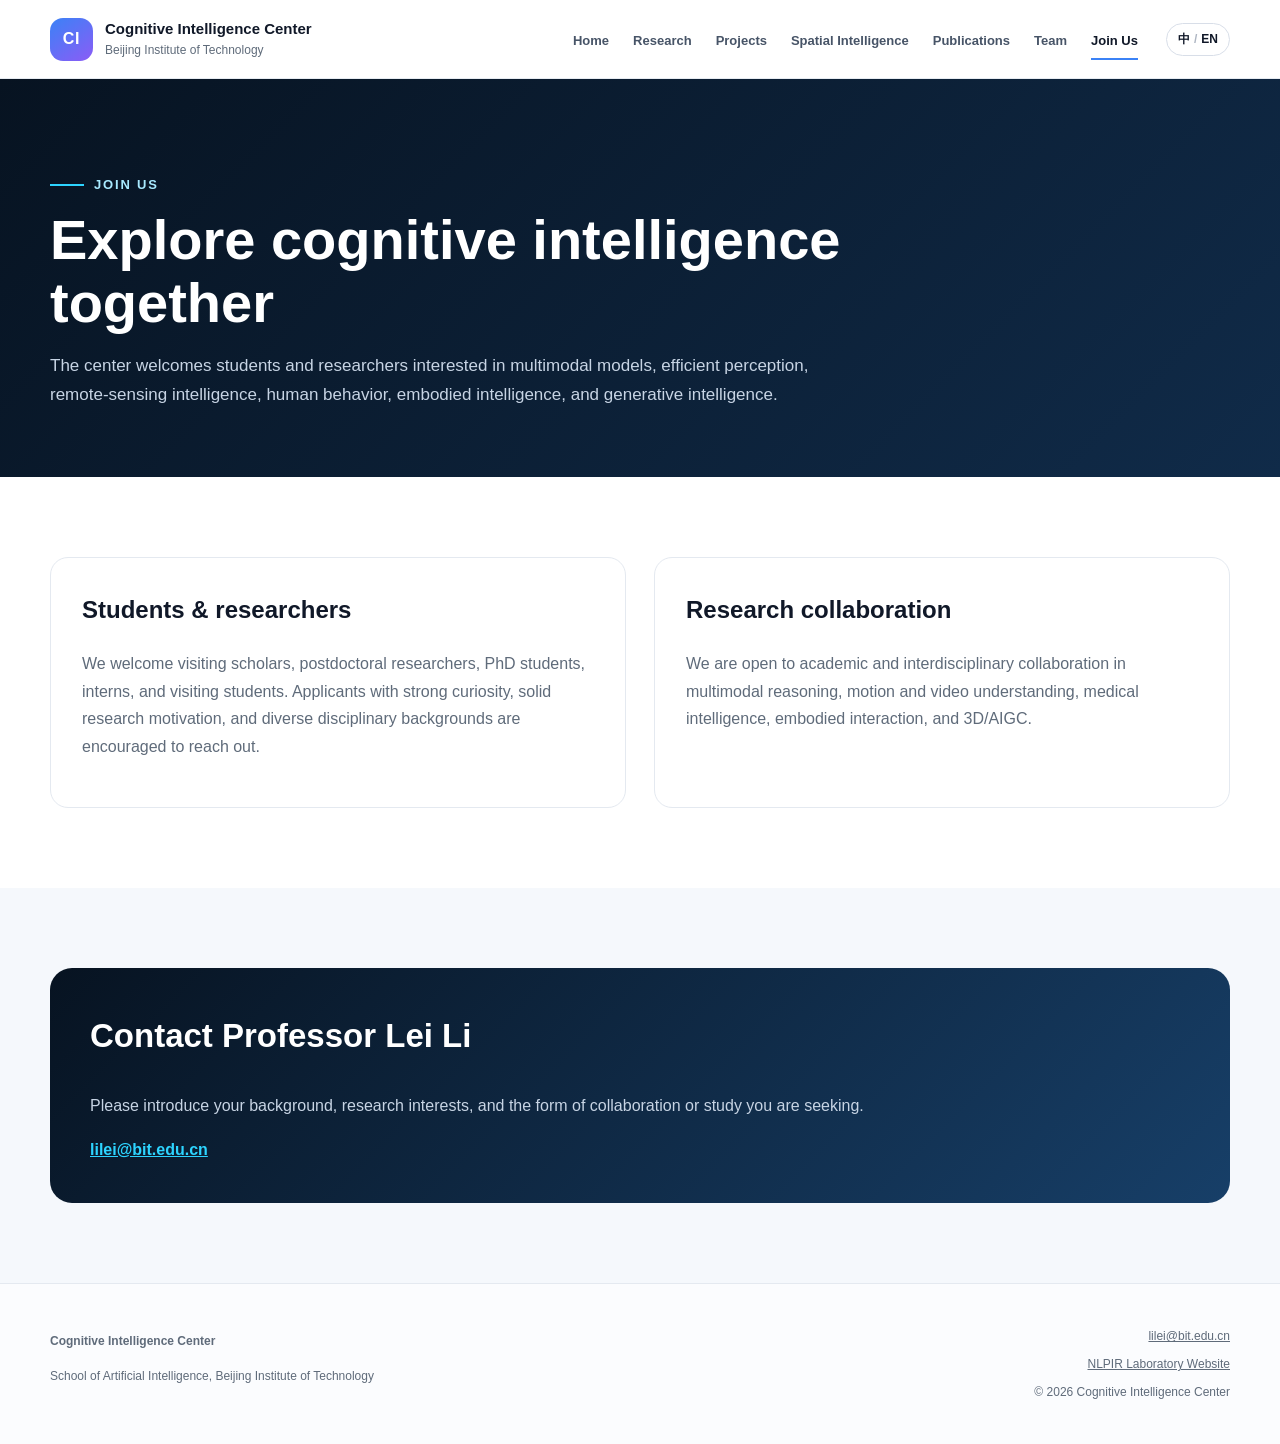
<file: join.html>
<!DOCTYPE html>
<html lang="en" data-lang="en">
<head>
  <meta charset="UTF-8">
  <meta name="viewport" content="width=device-width, initial-scale=1.0">
  <meta name="description" content="认知智能中心招生与合作信息。">
  <title>招生合作 | 认知智能中心</title>
  <link rel="stylesheet" href="assets/style.css">
</head>
<body>
  <header class="site-header">
    <div class="shell header-inner">
      <a class="brand" href="index.html" aria-label="Cognitive Intelligence Center home">
        <span class="brand-mark">CI</span>
        <span class="brand-copy">
          <strong><span class="lang-en">Cognitive Intelligence Center</span><span class="lang-zh">认知智能中心</span></strong>
          <small><span class="lang-en">Beijing Institute of Technology</span><span class="lang-zh">北京理工大学</span></small>
        </span>
      </a>
      <button class="menu-toggle" type="button" aria-label="打开导航" aria-expanded="false">☰</button>
      <nav class="main-nav" aria-label="Main navigation">
        <a href="index.html"><span class="lang-en">Home</span><span class="lang-zh">首页</span></a>
<a href="research.html"><span class="lang-en">Research</span><span class="lang-zh">研究方向</span></a>
<a href="projects.html"><span class="lang-en">Projects</span><span class="lang-zh">项目成果</span></a>
<a href="spatial_intelligence_research_framework.html"><span class="lang-en">Spatial Intelligence</span><span class="lang-zh">空间智能</span></a>
<a href="publications.html"><span class="lang-en">Publications</span><span class="lang-zh">论文成果</span></a>
<a href="team.html"><span class="lang-en">Team</span><span class="lang-zh">团队组成</span></a>
<a href="join.html" class="active" aria-current="page"><span class="lang-en">Join Us</span><span class="lang-zh">招生合作</span></a>
      </nav>
      <button id="langToggle" class="lang-toggle" type="button" aria-label="切换到英文"><span class="toggle-zh">中</span><span class="slash">/</span><span class="toggle-en">EN</span></button>
    </div>
  </header>

  <main>
    
<section class="page-hero"><div class="shell"><div class="eyebrow"><span class="lang-en">Join Us</span><span class="lang-zh">招生合作</span></div><h1><span class="lang-en">Explore cognitive intelligence together</span><span class="lang-zh">共同探索认知智能</span></h1><p><span class="lang-en">The center welcomes students and researchers interested in multimodal models, efficient perception, remote-sensing intelligence, human behavior, embodied intelligence, and generative intelligence.</span><span class="lang-zh">中心欢迎对多模态模型、具身智能与生成智能感兴趣的学生和研究人员联系交流。</span></p></div></section>
<section class="section"><div class="shell two-col"><div class="panel"><h2><span class="lang-en">Students & researchers</span><span class="lang-zh">学生与研究人员</span></h2><p><span class="lang-en">We welcome visiting scholars, postdoctoral researchers, PhD students, interns, and visiting students. Applicants with strong curiosity, solid research motivation, and diverse disciplinary backgrounds are encouraged to reach out.</span><span class="lang-zh">长期欢迎访问学者、博士后、博士生、实习生和访问学生。鼓励具有研究热情、扎实动机以及多元学科背景的申请者主动联系。</span></p></div><div class="panel"><h2><span class="lang-en">Research collaboration</span><span class="lang-zh">科研合作</span></h2><p><span class="lang-en">We are open to academic and interdisciplinary collaboration in multimodal reasoning, motion and video understanding, medical intelligence, embodied interaction, and 3D/AIGC.</span><span class="lang-zh">欢迎围绕多模态推理、动作与视频理解、医疗智能、具身交互及三维生成/AIGC开展学术与交叉合作。</span></p></div></div></section>
<section class="section soft"><div class="shell"><div class="contact-card"><h2><span class="lang-en">Contact Professor Lei Li</span><span class="lang-zh">联系李磊教授</span></h2><p><span class="lang-en">Please introduce your background, research interests, and the form of collaboration or study you are seeking.</span><span class="lang-zh">来信可简要介绍个人背景、研究兴趣，以及希望开展的学习或合作形式。</span></p><a href="mailto:lilei@bit.edu.cn">lilei@bit.edu.cn</a></div></div></section>

  </main>

  <footer class="site-footer">
    <div class="shell footer-grid">
      <div>
        <strong><span class="lang-en">Cognitive Intelligence Center</span><span class="lang-zh">认知智能中心</span></strong>
        <p><span class="lang-en">School of Artificial Intelligence, Beijing Institute of Technology</span><span class="lang-zh">北京理工大学人工智能学院</span></p>
      </div>
      <div class="footer-contact">
        <a href="mailto:lilei@bit.edu.cn">lilei@bit.edu.cn</a>
        <a href="http://www.nlpir.org/wordpress/" target="_blank" rel="noopener noreferrer">
          <span class="lang-en">NLPIR Laboratory Website</span>
          <span class="lang-zh">NLPIR实验室官网</span>
        </a>
        <span>© 2026 <span class="lang-en">Cognitive Intelligence Center</span><span class="lang-zh">认知智能中心</span></span>
      </div>
    </div>
  </footer>
  <script src="assets/site.js?v=20260804-en-v6"></script>
</body>
</html>
</file>
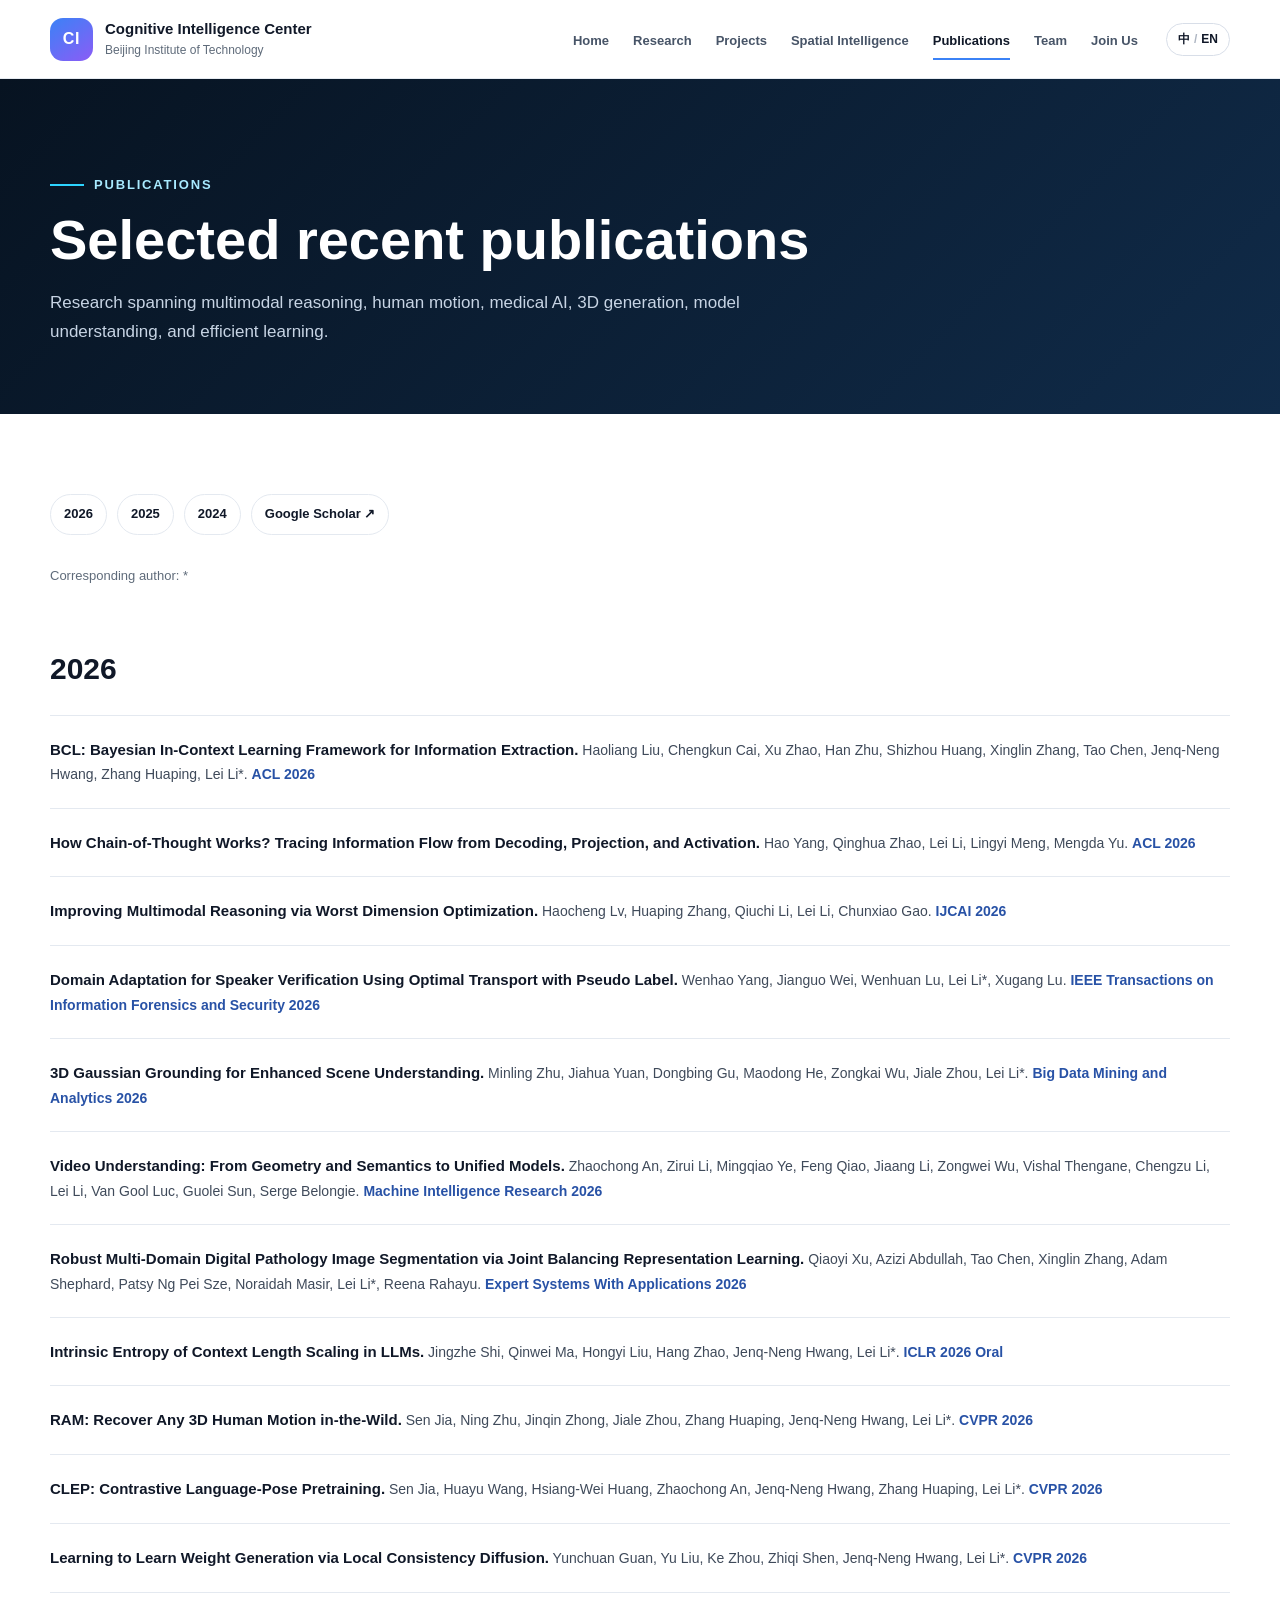
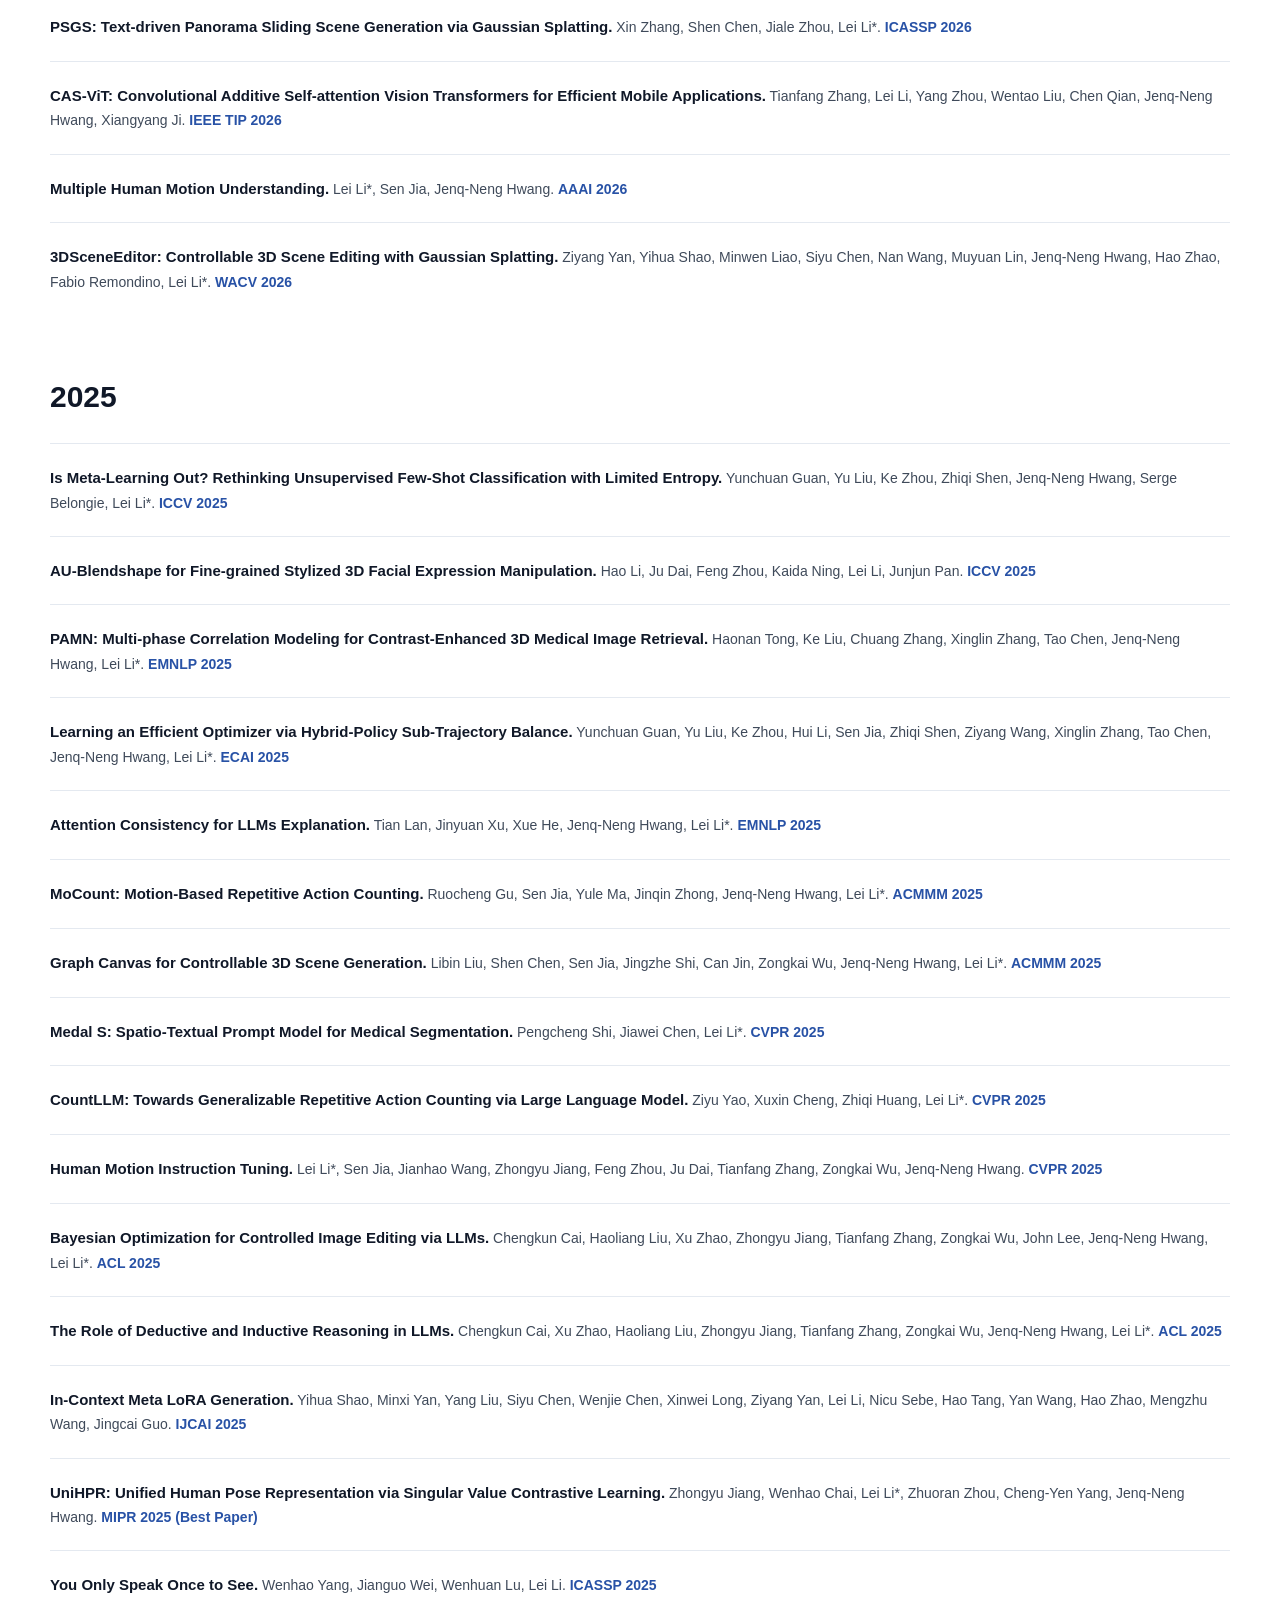
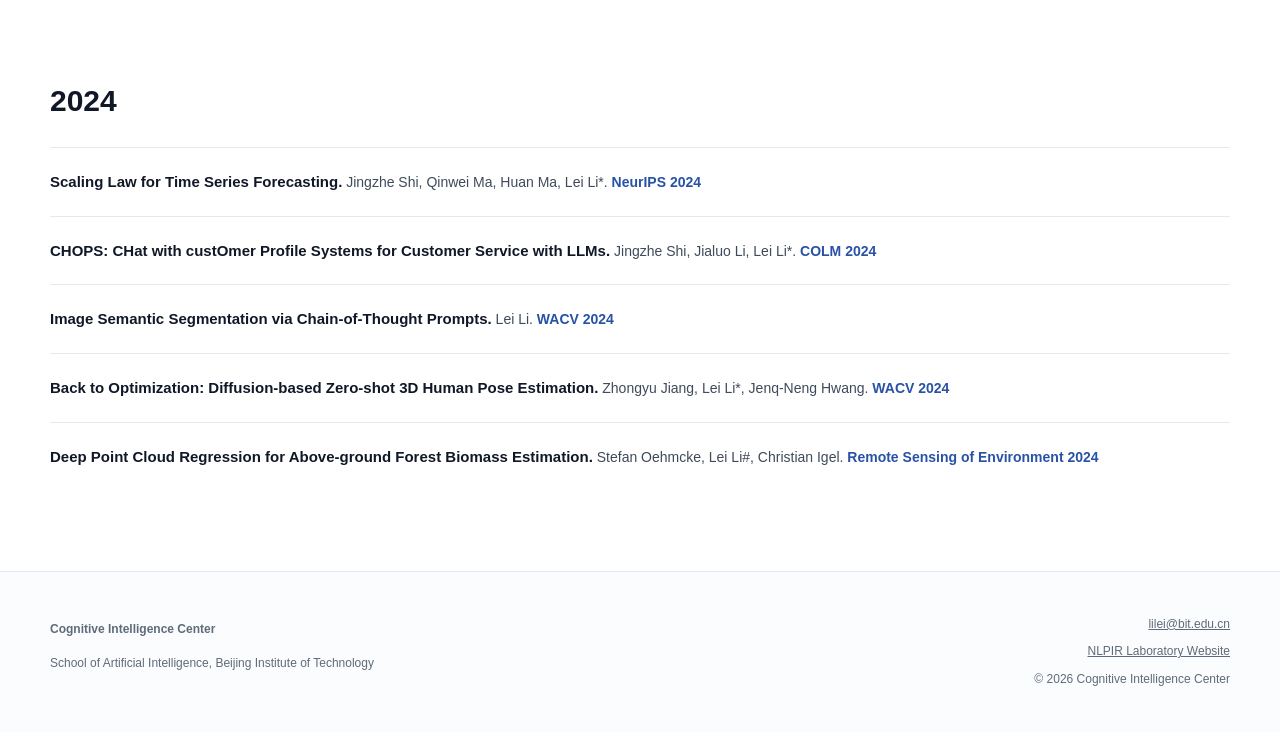
<file: publications.html>
<!DOCTYPE html>
<html lang="en" data-lang="en">
<head>
  <meta charset="UTF-8">
  <meta name="viewport" content="width=device-width, initial-scale=1.0">
  <meta name="description" content="李磊教授及合作者的代表性论文。">
  <title>论文成果 | 认知智能中心</title>
  <link rel="stylesheet" href="assets/style.css">
</head>
<body>
  <header class="site-header">
    <div class="shell header-inner">
      <a class="brand" href="index.html" aria-label="Cognitive Intelligence Center home">
        <span class="brand-mark">CI</span>
        <span class="brand-copy">
          <strong><span class="lang-en">Cognitive Intelligence Center</span><span class="lang-zh">认知智能中心</span></strong>
          <small><span class="lang-en">Beijing Institute of Technology</span><span class="lang-zh">北京理工大学</span></small>
        </span>
      </a>
      <button class="menu-toggle" type="button" aria-label="打开导航" aria-expanded="false">☰</button>
      <nav class="main-nav" aria-label="Main navigation">
        <a href="index.html"><span class="lang-en">Home</span><span class="lang-zh">首页</span></a>
<a href="research.html"><span class="lang-en">Research</span><span class="lang-zh">研究方向</span></a>
<a href="projects.html"><span class="lang-en">Projects</span><span class="lang-zh">项目成果</span></a>
<a href="spatial_intelligence_research_framework.html"><span class="lang-en">Spatial Intelligence</span><span class="lang-zh">空间智能</span></a>
<a href="publications.html" class="active" aria-current="page"><span class="lang-en">Publications</span><span class="lang-zh">论文成果</span></a>
<a href="team.html"><span class="lang-en">Team</span><span class="lang-zh">团队组成</span></a>
<a href="join.html"><span class="lang-en">Join Us</span><span class="lang-zh">招生合作</span></a>
      </nav>
      <button id="langToggle" class="lang-toggle" type="button" aria-label="切换到英文"><span class="toggle-zh">中</span><span class="slash">/</span><span class="toggle-en">EN</span></button>
    </div>
  </header>

  <main>
    
<section class="page-hero"><div class="shell"><div class="eyebrow"><span class="lang-en">Publications</span><span class="lang-zh">论文成果</span></div><h1><span class="lang-en">Selected recent publications</span><span class="lang-zh">近期代表性论文</span></h1><p><span class="lang-en">Research spanning multimodal reasoning, human motion, medical AI, 3D generation, model understanding, and efficient learning.</span><span class="lang-zh">研究涵盖多模态推理、人类运动、医疗人工智能、三维生成、模型理解与高效学习。</span></p></div></section>
<section class="section"><div class="shell"><div class="publication-tools"><a class="year-link" href="#y2026">2026</a><a class="year-link" href="#y2025">2025</a><a class="year-link" href="#y2024">2024</a><a class="year-link" href="https://scholar.google.com/citations?hl=en&user=DOyVxx0AAAAJ" target="_blank" rel="noopener">Google Scholar ↗</a></div><p class="note"><span class="lang-en">Corresponding author: *</span><span class="lang-zh">通讯作者：*</span></p><h2 id="y2026" class="pub-year">2026</h2><div class="pub-list"><div class="pub-item"><strong>BCL: Bayesian In-Context Learning Framework for Information Extraction.</strong> Haoliang Liu, Chengkun Cai, Xu Zhao, Han Zhu, Shizhou Huang, Xinglin Zhang, Tao Chen, Jenq-Neng Hwang, Zhang Huaping, Lei Li*. <span class="venue">ACL 2026</span></div><div class="pub-item"><strong>How Chain-of-Thought Works? Tracing Information Flow from Decoding, Projection, and Activation.</strong> Hao Yang, Qinghua Zhao, Lei Li, Lingyi Meng, Mengda Yu. <span class="venue">ACL 2026</span></div><div class="pub-item"><strong>Improving Multimodal Reasoning via Worst Dimension Optimization.</strong> Haocheng Lv, Huaping Zhang, Qiuchi Li, Lei Li, Chunxiao Gao. <span class="venue">IJCAI 2026</span></div><div class="pub-item"><strong>Domain Adaptation for Speaker Verification Using Optimal Transport with Pseudo Label.</strong> Wenhao Yang, Jianguo Wei, Wenhuan Lu, Lei Li*, Xugang Lu. <span class="venue">IEEE Transactions on Information Forensics and Security 2026</span></div><div class="pub-item"><strong>3D Gaussian Grounding for Enhanced Scene Understanding.</strong> Minling Zhu, Jiahua Yuan, Dongbing Gu, Maodong He, Zongkai Wu, Jiale Zhou, Lei Li*. <span class="venue">Big Data Mining and Analytics 2026</span></div><div class="pub-item"><strong>Video Understanding: From Geometry and Semantics to Unified Models.</strong> Zhaochong An, Zirui Li, Mingqiao Ye, Feng Qiao, Jiaang Li, Zongwei Wu, Vishal Thengane, Chengzu Li, Lei Li, Van Gool Luc, Guolei Sun, Serge Belongie. <span class="venue">Machine Intelligence Research 2026</span></div><div class="pub-item"><strong>Robust Multi-Domain Digital Pathology Image Segmentation via Joint Balancing Representation Learning.</strong> Qiaoyi Xu, Azizi Abdullah, Tao Chen, Xinglin Zhang, Adam Shephard, Patsy Ng Pei Sze, Noraidah Masir, Lei Li*, Reena Rahayu. <span class="venue">Expert Systems With Applications 2026</span></div><div class="pub-item"><strong>Intrinsic Entropy of Context Length Scaling in LLMs.</strong> Jingzhe Shi, Qinwei Ma, Hongyi Liu, Hang Zhao, Jenq-Neng Hwang, Lei Li*. <span class="venue">ICLR 2026 Oral</span></div><div class="pub-item"><strong>RAM: Recover Any 3D Human Motion in-the-Wild.</strong> Sen Jia, Ning Zhu, Jinqin Zhong, Jiale Zhou, Zhang Huaping, Jenq-Neng Hwang, Lei Li*. <span class="venue">CVPR 2026</span></div><div class="pub-item"><strong>CLEP: Contrastive Language-Pose Pretraining.</strong> Sen Jia, Huayu Wang, Hsiang-Wei Huang, Zhaochong An, Jenq-Neng Hwang, Zhang Huaping, Lei Li*. <span class="venue">CVPR 2026</span></div><div class="pub-item"><strong>Learning to Learn Weight Generation via Local Consistency Diffusion.</strong> Yunchuan Guan, Yu Liu, Ke Zhou, Zhiqi Shen, Jenq-Neng Hwang, Lei Li*. <span class="venue">CVPR 2026</span></div><div class="pub-item"><strong>PSGS: Text-driven Panorama Sliding Scene Generation via Gaussian Splatting.</strong> Xin Zhang, Shen Chen, Jiale Zhou, Lei Li*. <span class="venue">ICASSP 2026</span></div><div class="pub-item"><strong>CAS-ViT: Convolutional Additive Self-attention Vision Transformers for Efficient Mobile Applications.</strong> Tianfang Zhang, Lei Li, Yang Zhou, Wentao Liu, Chen Qian, Jenq-Neng Hwang, Xiangyang Ji. <span class="venue">IEEE TIP 2026</span></div><div class="pub-item"><strong>Multiple Human Motion Understanding.</strong> Lei Li*, Sen Jia, Jenq-Neng Hwang. <span class="venue">AAAI 2026</span></div><div class="pub-item"><strong>3DSceneEditor: Controllable 3D Scene Editing with Gaussian Splatting.</strong> Ziyang Yan, Yihua Shao, Minwen Liao, Siyu Chen, Nan Wang, Muyuan Lin, Jenq-Neng Hwang, Hao Zhao, Fabio Remondino, Lei Li*. <span class="venue">WACV 2026</span></div></div><h2 id="y2025" class="pub-year">2025</h2><div class="pub-list"><div class="pub-item"><strong>Is Meta-Learning Out? Rethinking Unsupervised Few-Shot Classification with Limited Entropy.</strong> Yunchuan Guan, Yu Liu, Ke Zhou, Zhiqi Shen, Jenq-Neng Hwang, Serge Belongie, Lei Li*. <span class="venue">ICCV 2025</span></div><div class="pub-item"><strong>AU-Blendshape for Fine-grained Stylized 3D Facial Expression Manipulation.</strong> Hao Li, Ju Dai, Feng Zhou, Kaida Ning, Lei Li, Junjun Pan. <span class="venue">ICCV 2025</span></div><div class="pub-item"><strong>PAMN: Multi-phase Correlation Modeling for Contrast-Enhanced 3D Medical Image Retrieval.</strong> Haonan Tong, Ke Liu, Chuang Zhang, Xinglin Zhang, Tao Chen, Jenq-Neng Hwang, Lei Li*. <span class="venue">EMNLP 2025</span></div><div class="pub-item"><strong>Learning an Efficient Optimizer via Hybrid-Policy Sub-Trajectory Balance.</strong> Yunchuan Guan, Yu Liu, Ke Zhou, Hui Li, Sen Jia, Zhiqi Shen, Ziyang Wang, Xinglin Zhang, Tao Chen, Jenq-Neng Hwang, Lei Li*. <span class="venue">ECAI 2025</span></div><div class="pub-item"><strong>Attention Consistency for LLMs Explanation.</strong> Tian Lan, Jinyuan Xu, Xue He, Jenq-Neng Hwang, Lei Li*. <span class="venue">EMNLP 2025</span></div><div class="pub-item"><strong>MoCount: Motion-Based Repetitive Action Counting.</strong> Ruocheng Gu, Sen Jia, Yule Ma, Jinqin Zhong, Jenq-Neng Hwang, Lei Li*. <span class="venue">ACMMM 2025</span></div><div class="pub-item"><strong>Graph Canvas for Controllable 3D Scene Generation.</strong> Libin Liu, Shen Chen, Sen Jia, Jingzhe Shi, Can Jin, Zongkai Wu, Jenq-Neng Hwang, Lei Li*. <span class="venue">ACMMM 2025</span></div><div class="pub-item"><strong>Medal S: Spatio-Textual Prompt Model for Medical Segmentation.</strong> Pengcheng Shi, Jiawei Chen, Lei Li*. <span class="venue">CVPR 2025</span></div><div class="pub-item"><strong>CountLLM: Towards Generalizable Repetitive Action Counting via Large Language Model.</strong> Ziyu Yao, Xuxin Cheng, Zhiqi Huang, Lei Li*. <span class="venue">CVPR 2025</span></div><div class="pub-item"><strong>Human Motion Instruction Tuning.</strong> Lei Li*, Sen Jia, Jianhao Wang, Zhongyu Jiang, Feng Zhou, Ju Dai, Tianfang Zhang, Zongkai Wu, Jenq-Neng Hwang. <span class="venue">CVPR 2025</span></div><div class="pub-item"><strong>Bayesian Optimization for Controlled Image Editing via LLMs.</strong> Chengkun Cai, Haoliang Liu, Xu Zhao, Zhongyu Jiang, Tianfang Zhang, Zongkai Wu, John Lee, Jenq-Neng Hwang, Lei Li*. <span class="venue">ACL 2025</span></div><div class="pub-item"><strong>The Role of Deductive and Inductive Reasoning in LLMs.</strong> Chengkun Cai, Xu Zhao, Haoliang Liu, Zhongyu Jiang, Tianfang Zhang, Zongkai Wu, Jenq-Neng Hwang, Lei Li*. <span class="venue">ACL 2025</span></div><div class="pub-item"><strong>In-Context Meta LoRA Generation.</strong> Yihua Shao, Minxi Yan, Yang Liu, Siyu Chen, Wenjie Chen, Xinwei Long, Ziyang Yan, Lei Li, Nicu Sebe, Hao Tang, Yan Wang, Hao Zhao, Mengzhu Wang, Jingcai Guo. <span class="venue">IJCAI 2025</span></div><div class="pub-item"><strong>UniHPR: Unified Human Pose Representation via Singular Value Contrastive Learning.</strong> Zhongyu Jiang, Wenhao Chai, Lei Li*, Zhuoran Zhou, Cheng-Yen Yang, Jenq-Neng Hwang. <span class="venue">MIPR 2025 (Best Paper)</span></div><div class="pub-item"><strong>You Only Speak Once to See.</strong> Wenhao Yang, Jianguo Wei, Wenhuan Lu, Lei Li. <span class="venue">ICASSP 2025</span></div></div><h2 id="y2024" class="pub-year">2024</h2><div class="pub-list"><div class="pub-item"><strong>Scaling Law for Time Series Forecasting.</strong> Jingzhe Shi, Qinwei Ma, Huan Ma, Lei Li*. <span class="venue">NeurIPS 2024</span></div><div class="pub-item"><strong>CHOPS: CHat with custOmer Profile Systems for Customer Service with LLMs.</strong> Jingzhe Shi, Jialuo Li, Lei Li*. <span class="venue">COLM 2024</span></div><div class="pub-item"><strong>Image Semantic Segmentation via Chain-of-Thought Prompts.</strong> Lei Li. <span class="venue">WACV 2024</span></div><div class="pub-item"><strong>Back to Optimization: Diffusion-based Zero-shot 3D Human Pose Estimation.</strong> Zhongyu Jiang, Lei Li*, Jenq-Neng Hwang. <span class="venue">WACV 2024</span></div><div class="pub-item"><strong>Deep Point Cloud Regression for Above-ground Forest Biomass Estimation.</strong> Stefan Oehmcke, Lei Li#, Christian Igel. <span class="venue">Remote Sensing of Environment 2024</span></div></div></div></section>
  </main>

  <footer class="site-footer">
    <div class="shell footer-grid">
      <div>
        <strong><span class="lang-en">Cognitive Intelligence Center</span><span class="lang-zh">认知智能中心</span></strong>
        <p><span class="lang-en">School of Artificial Intelligence, Beijing Institute of Technology</span><span class="lang-zh">北京理工大学人工智能学院</span></p>
      </div>
      <div class="footer-contact">
        <a href="mailto:lilei@bit.edu.cn">lilei@bit.edu.cn</a>
        <a href="http://www.nlpir.org/wordpress/" target="_blank" rel="noopener noreferrer">
          <span class="lang-en">NLPIR Laboratory Website</span>
          <span class="lang-zh">NLPIR实验室官网</span>
        </a>
        <span>© 2026 <span class="lang-en">Cognitive Intelligence Center</span><span class="lang-zh">认知智能中心</span></span>
      </div>
    </div>
  </footer>
  <script src="assets/site.js?v=20260804-en-v6"></script>
</body>
</html>
</file>
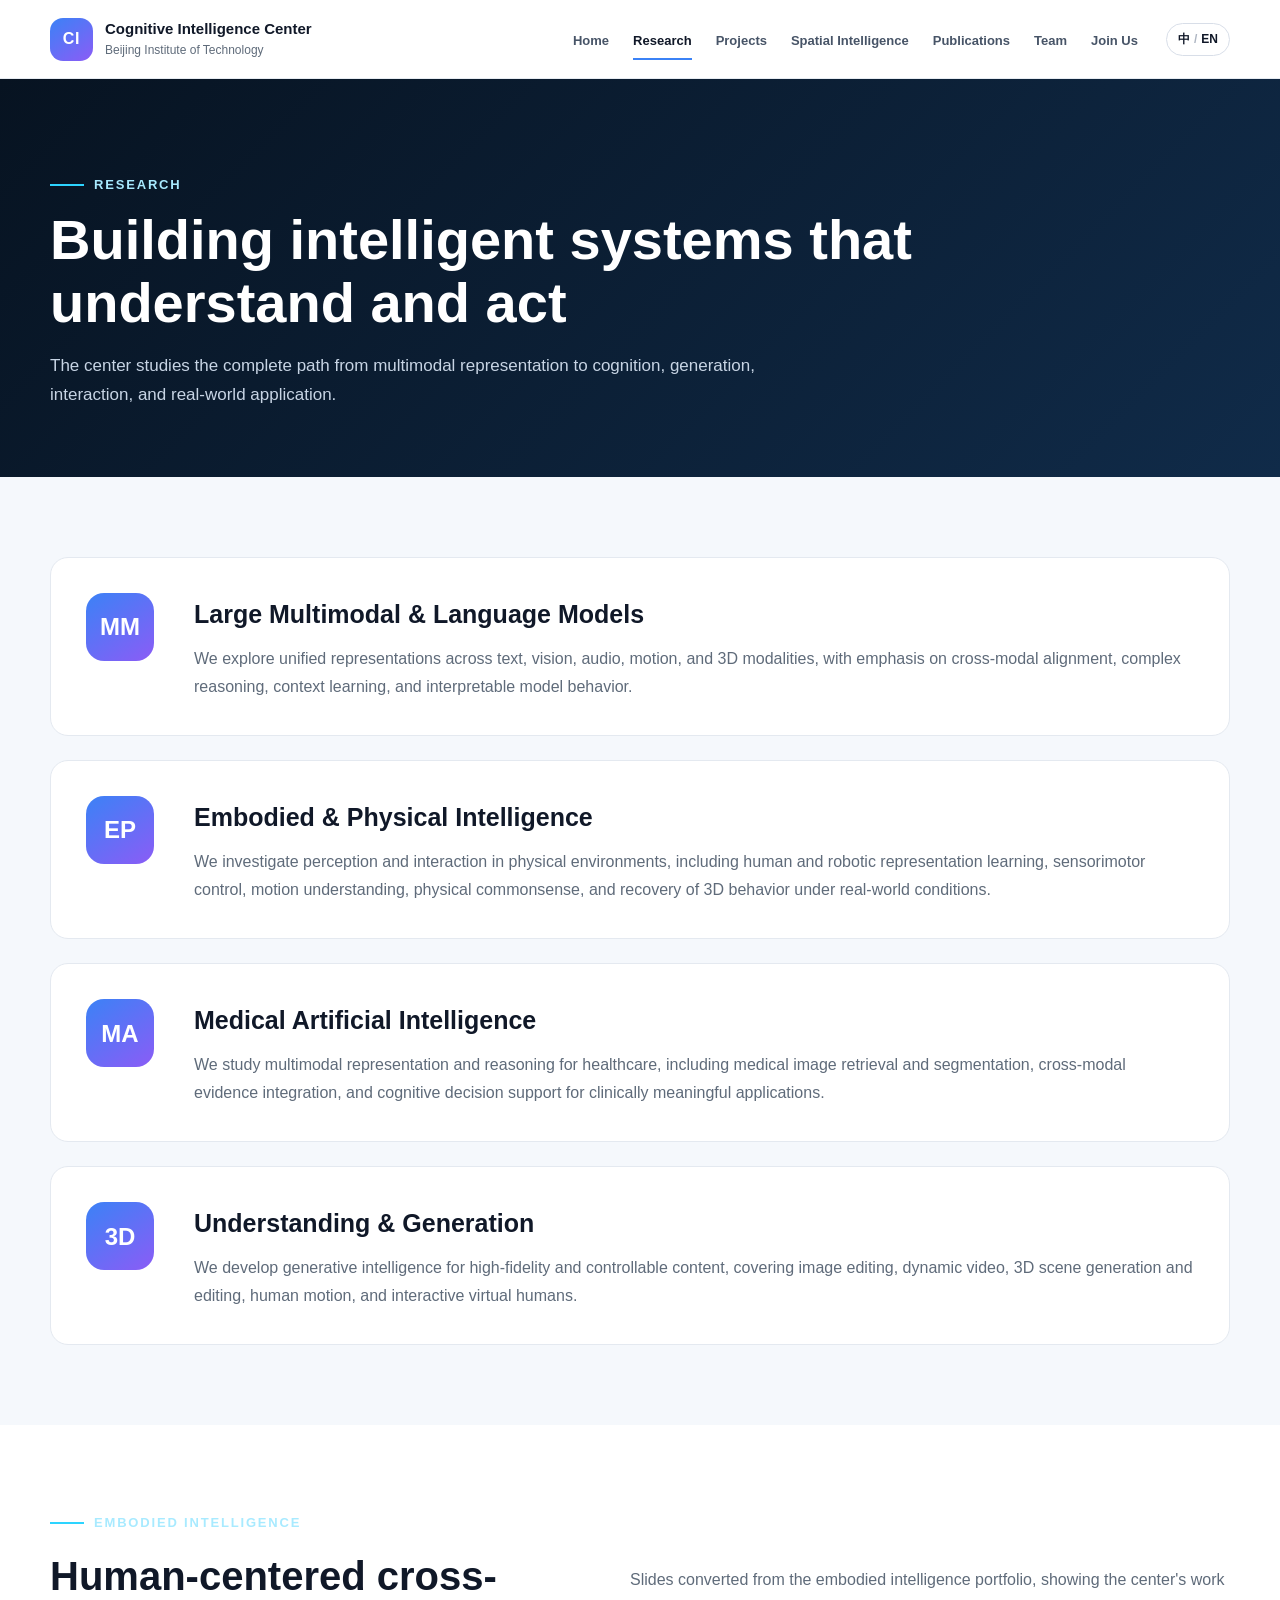
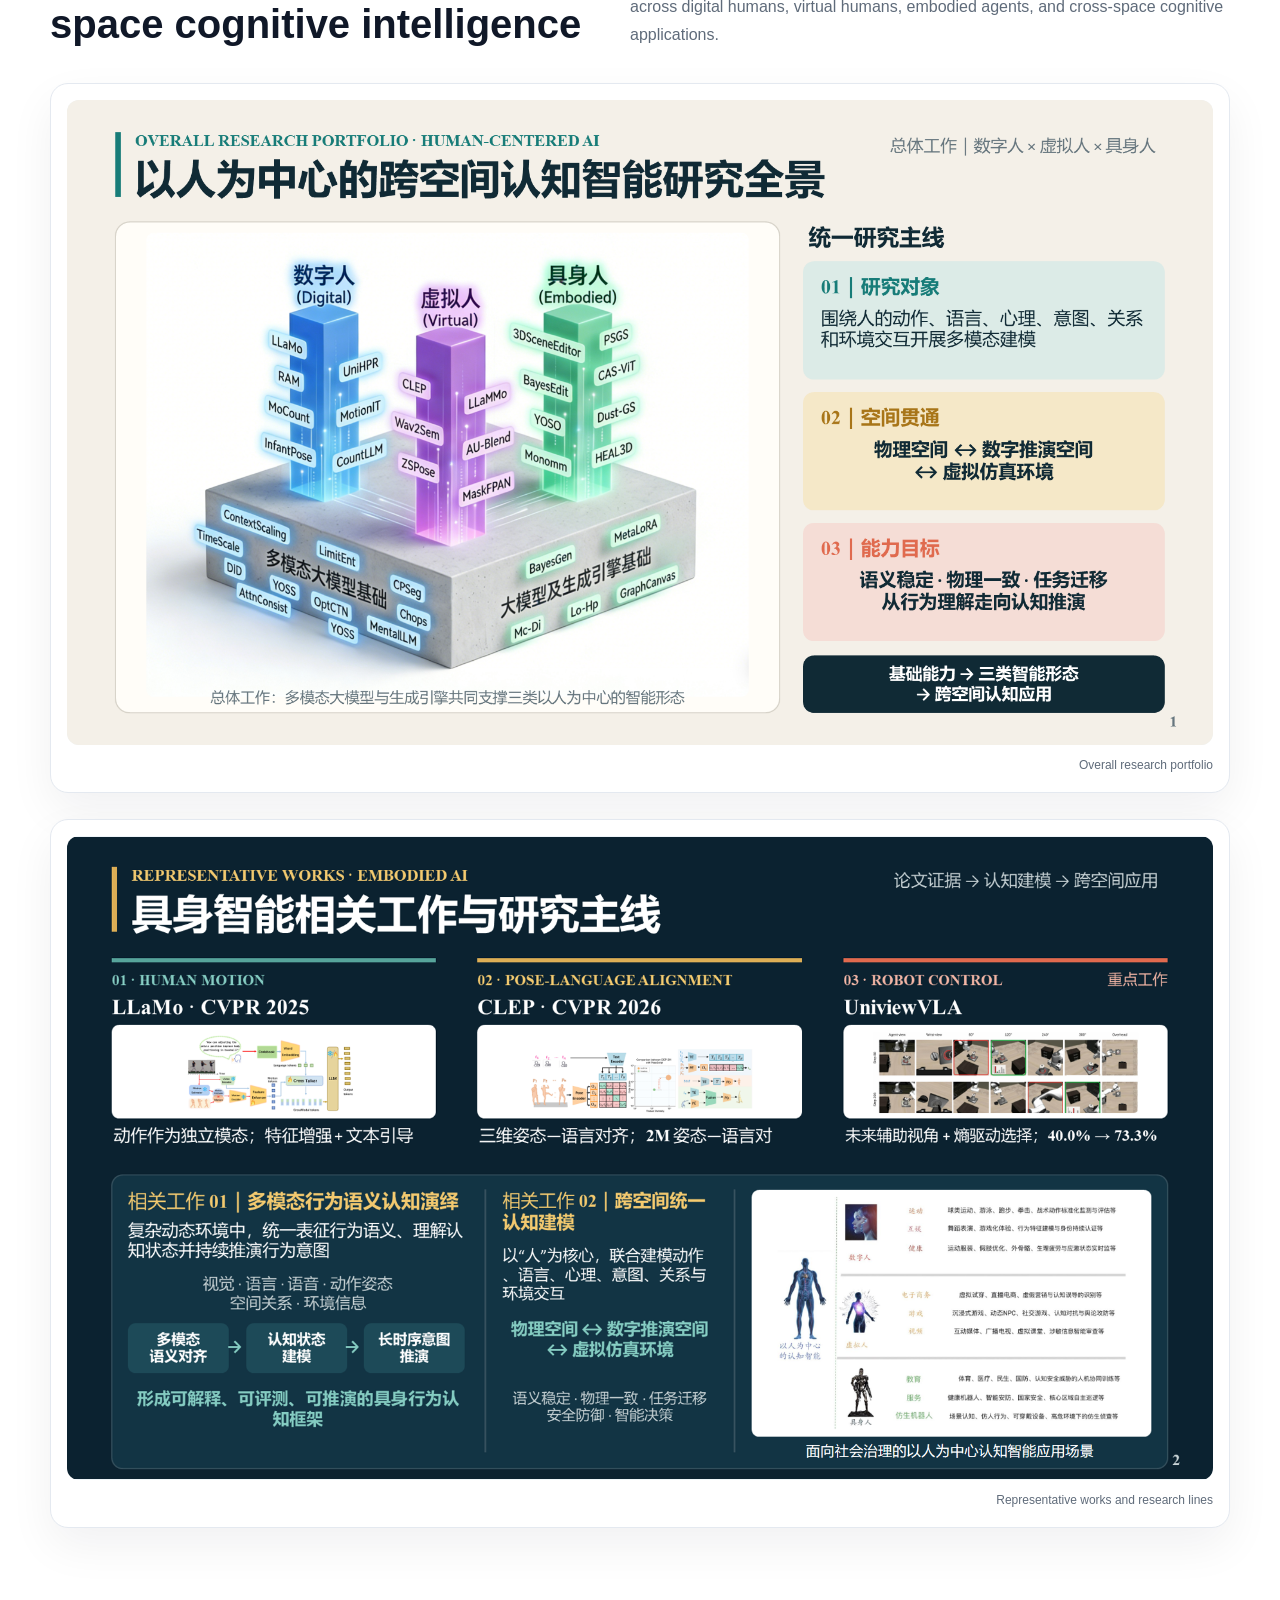
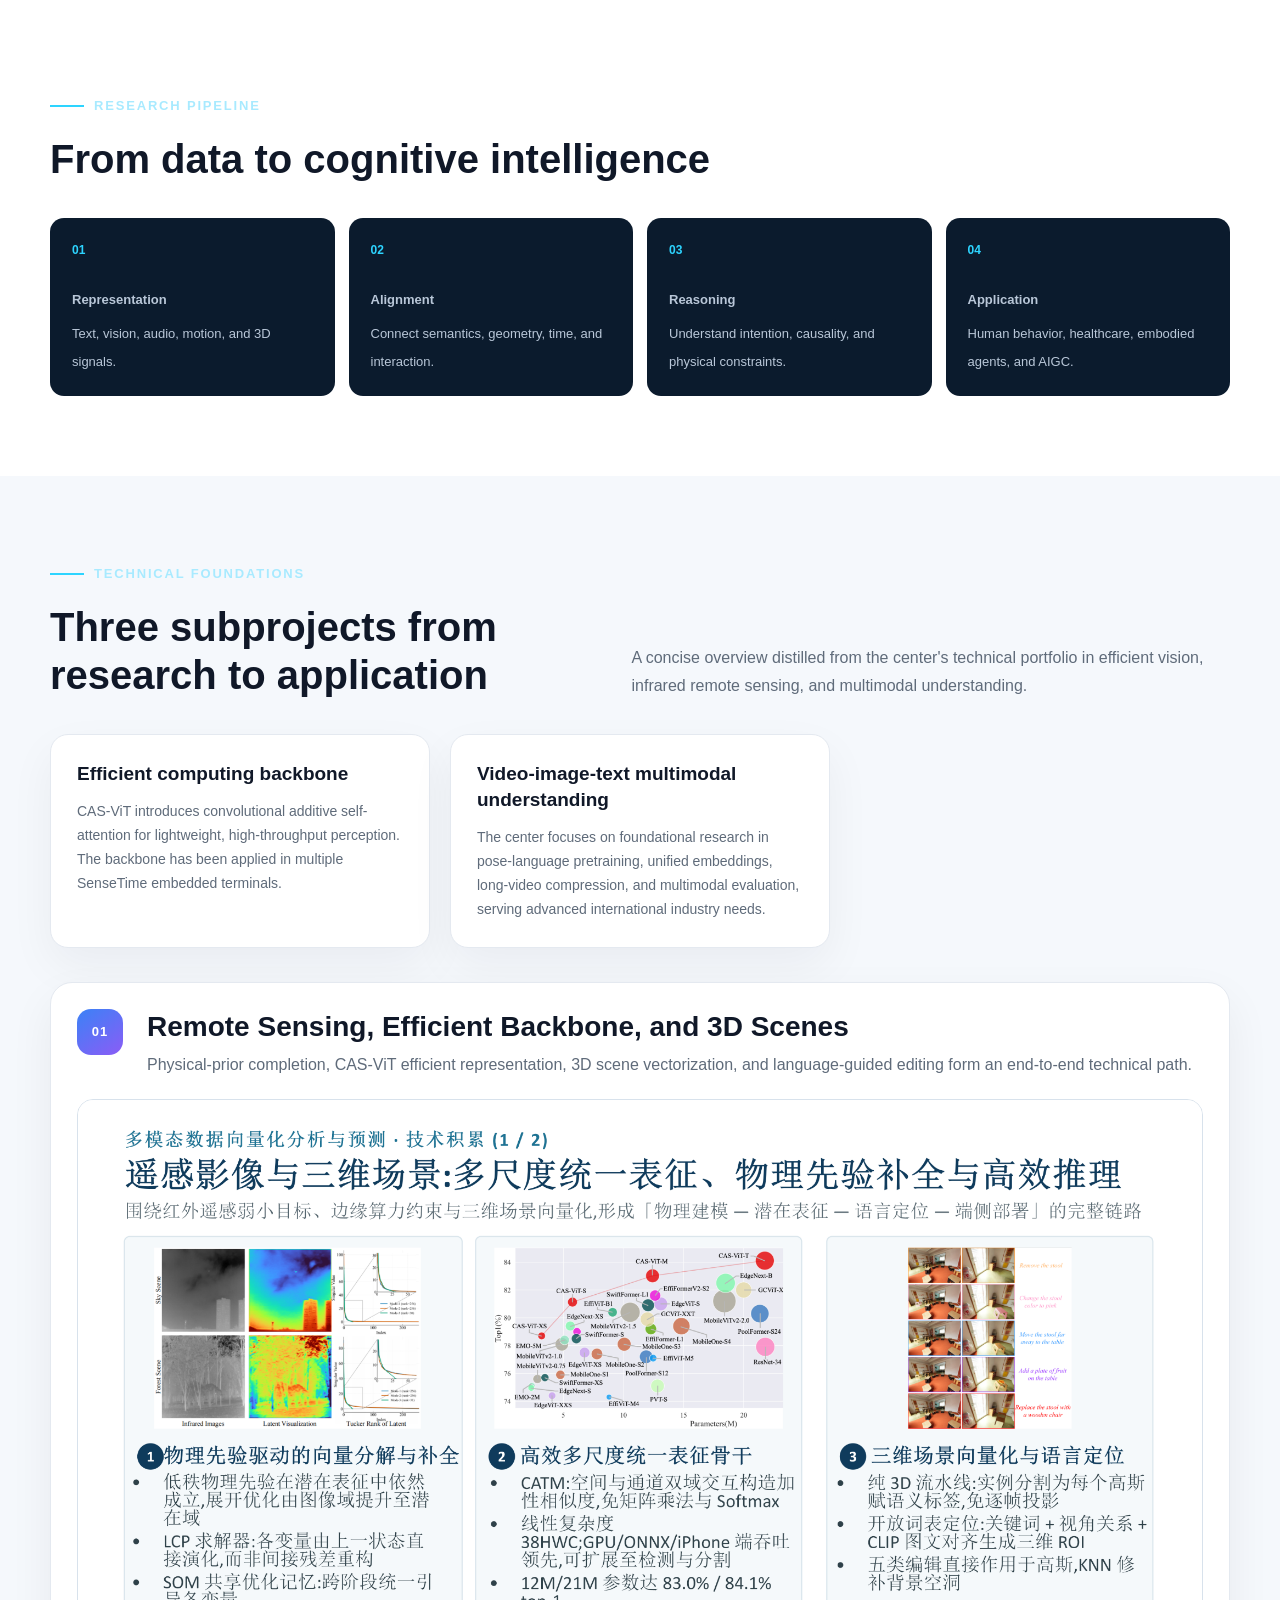
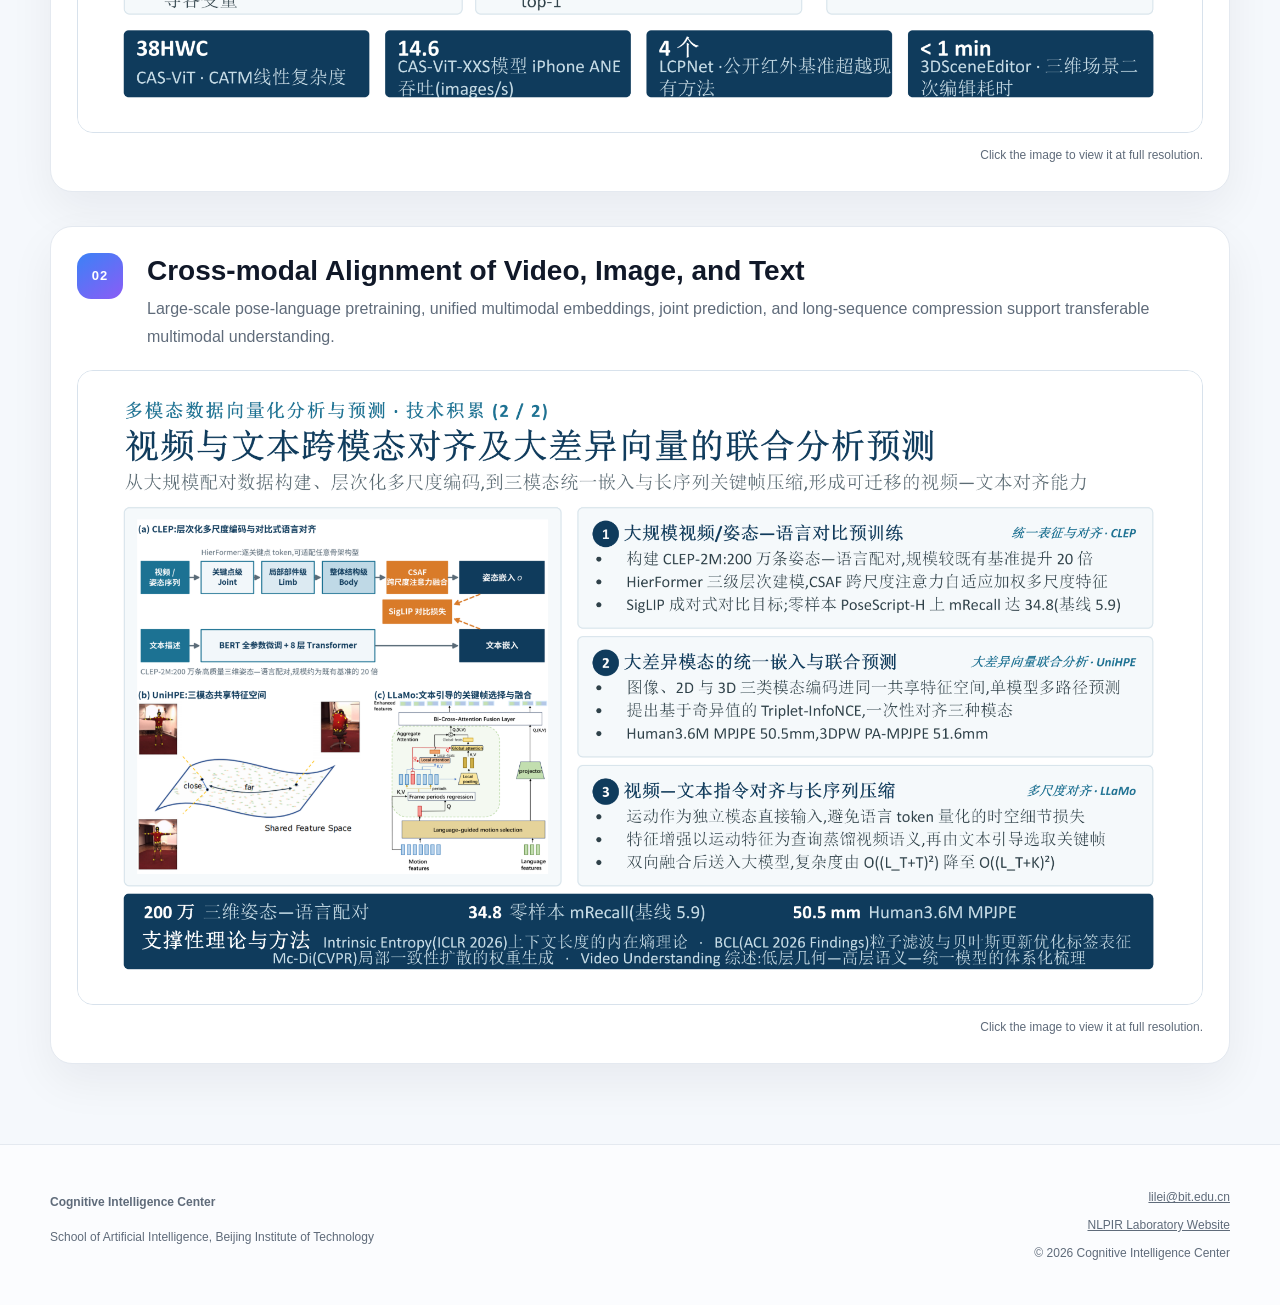
<file: research.html>
<!DOCTYPE html>
<html lang="en" data-lang="en">
<head>
  <meta charset="UTF-8">
  <meta name="viewport" content="width=device-width, initial-scale=1.0">
  <meta name="description" content="认知智能中心研究方向。">
  <title>研究方向 | 认知智能中心</title>
  <link rel="stylesheet" href="assets/style.css">
</head>
<body>
  <header class="site-header">
    <div class="shell header-inner">
      <a class="brand" href="index.html" aria-label="Cognitive Intelligence Center home">
        <span class="brand-mark">CI</span>
        <span class="brand-copy">
          <strong><span class="lang-en">Cognitive Intelligence Center</span><span class="lang-zh">认知智能中心</span></strong>
          <small><span class="lang-en">Beijing Institute of Technology</span><span class="lang-zh">北京理工大学</span></small>
        </span>
      </a>
      <button class="menu-toggle" type="button" aria-label="打开导航" aria-expanded="false">☰</button>
      <nav class="main-nav" aria-label="Main navigation">
        <a href="index.html"><span class="lang-en">Home</span><span class="lang-zh">首页</span></a>
<a href="research.html" class="active" aria-current="page"><span class="lang-en">Research</span><span class="lang-zh">研究方向</span></a>
<a href="projects.html"><span class="lang-en">Projects</span><span class="lang-zh">项目成果</span></a>
<a href="spatial_intelligence_research_framework.html"><span class="lang-en">Spatial Intelligence</span><span class="lang-zh">空间智能</span></a>
<a href="publications.html"><span class="lang-en">Publications</span><span class="lang-zh">论文成果</span></a>
<a href="team.html"><span class="lang-en">Team</span><span class="lang-zh">团队组成</span></a>
<a href="join.html"><span class="lang-en">Join Us</span><span class="lang-zh">招生合作</span></a>
      </nav>
      <button id="langToggle" class="lang-toggle" type="button" aria-label="切换到英文"><span class="toggle-zh">中</span><span class="slash">/</span><span class="toggle-en">EN</span></button>
    </div>
  </header>

  <main>
    
<section class="page-hero"><div class="shell"><div class="eyebrow"><span class="lang-en">Research</span><span class="lang-zh">研究方向</span></div><h1><span class="lang-en">Building intelligent systems that understand and act</span><span class="lang-zh">面向理解、推理与行动的智能系统</span></h1><p><span class="lang-en">The center studies the complete path from multimodal representation to cognition, generation, interaction, and real-world application.</span><span class="lang-zh">中心关注从多模态表征到认知理解、内容生成、交互决策与真实场景应用的完整研究链条。</span></p></div></section>
<section class="section soft"><div class="shell research-list">
  <article class="research-item"><div class="research-icon">MM</div><div><h2><span class="lang-en">Large Multimodal & Language Models</span><span class="lang-zh">大型多模态与语言模型</span></h2><p><span class="lang-en">We explore unified representations across text, vision, audio, motion, and 3D modalities, with emphasis on cross-modal alignment, complex reasoning, context learning, and interpretable model behavior.</span><span class="lang-zh">探索文本、视觉、音频、运动与三维等模态的统一表征，重点研究跨模态对齐、复杂推理、上下文学习及模型行为解释。</span></p></div></article>
  <article class="research-item"><div class="research-icon">EP</div><div><h2><span class="lang-en">Embodied & Physical Intelligence</span><span class="lang-zh">具身与物理智能</span></h2><p><span class="lang-en">We investigate perception and interaction in physical environments, including human and robotic representation learning, sensorimotor control, motion understanding, physical commonsense, and recovery of 3D behavior under real-world conditions.</span><span class="lang-zh">研究智能体在物理环境中的感知与交互，包括人类及机器人表征学习、感知运动控制、动作理解、物理常识，以及真实复杂环境中的三维行为恢复。</span></p></div></article>
  <article class="research-item"><div class="research-icon">MA</div><div><h2><span class="lang-en">Medical Artificial Intelligence</span><span class="lang-zh">医疗人工智能</span></h2><p><span class="lang-en">We study multimodal representation and reasoning for healthcare, including medical image retrieval and segmentation, cross-modal evidence integration, and cognitive decision support for clinically meaningful applications.</span><span class="lang-zh">研究面向医疗健康的多模态表征与推理，包括医学图像检索与分割、跨模态证据融合，以及服务临床应用的认知决策支持。</span></p></div></article>
  <article class="research-item"><div class="research-icon">3D</div><div><h2><span class="lang-en">Understanding & Generation</span><span class="lang-zh">理解与生成</span></h2><p><span class="lang-en">We develop generative intelligence for high-fidelity and controllable content, covering image editing, dynamic video, 3D scene generation and editing, human motion, and interactive virtual humans.</span><span class="lang-zh">面向高保真、可控制的生成智能，研究图像编辑、动态视频、三维场景生成与编辑、人类动作及交互式虚拟人。</span></p></div></article>
</div></section>
<section class="section embodied-showcase"><div class="shell">
  <div class="section-head">
    <div>
      <div class="eyebrow"><span class="lang-en">Embodied Intelligence</span><span class="lang-zh">具身智能</span></div>
      <h2><span class="lang-en">Human-centered cross-space cognitive intelligence</span><span class="lang-zh">以人为中心的跨空间认知智能研究全景</span></h2>
    </div>
    <p><span class="lang-en">Slides converted from the embodied intelligence portfolio, showing the center's work across digital humans, virtual humans, embodied agents, and cross-space cognitive applications.</span><span class="lang-zh">由具身智能 PPT 转换生成，展示中心围绕数字人、虚拟人、具身人以及跨空间认知应用形成的研究布局。</span></p>
  </div>
  <div class="slide-gallery">
    <figure class="slide-figure">
      <a href="assets/images/embodied-ai-portfolio-01.png" target="_blank" rel="noopener">
        <img src="assets/images/embodied-ai-portfolio-01.png" alt="以人为中心的跨空间认知智能研究全景">
      </a>
      <figcaption><span class="lang-en">Overall research portfolio</span><span class="lang-zh">总体研究全景</span></figcaption>
    </figure>
    <figure class="slide-figure">
      <a href="assets/images/embodied-ai-portfolio-02.png" target="_blank" rel="noopener">
        <img src="assets/images/embodied-ai-portfolio-02.png" alt="具身智能相关工作与研究主线">
      </a>
      <figcaption><span class="lang-en">Representative works and research lines</span><span class="lang-zh">代表工作与研究主线</span></figcaption>
    </figure>
  </div>
</div></section>
<section class="section"><div class="shell"><div class="section-head"><div><div class="eyebrow"><span class="lang-en">Research Pipeline</span><span class="lang-zh">研究链条</span></div><h2><span class="lang-en">From data to cognitive intelligence</span><span class="lang-zh">从多模态数据走向认知智能</span></h2></div></div><div class="pipeline"><div><strong><span class="lang-en">Representation</span><span class="lang-zh">统一表征</span></strong><span><span class="lang-en">Text, vision, audio, motion, and 3D signals.</span><span class="lang-zh">融合文本、视觉、音频、运动与三维信号。</span></span></div><div><strong><span class="lang-en">Alignment</span><span class="lang-zh">跨模态对齐</span></strong><span><span class="lang-en">Connect semantics, geometry, time, and interaction.</span><span class="lang-zh">连接语义、几何、时间与交互关系。</span></span></div><div><strong><span class="lang-en">Reasoning</span><span class="lang-zh">推理与生成</span></strong><span><span class="lang-en">Understand intention, causality, and physical constraints.</span><span class="lang-zh">理解意图、因果关系与物理约束。</span></span></div><div><strong><span class="lang-en">Application</span><span class="lang-zh">场景应用</span></strong><span><span class="lang-en">Human behavior, healthcare, embodied agents, and AIGC.</span><span class="lang-zh">服务人类行为、医疗、具身智能与AIGC。</span></span></div></div></div></section>
<section class="section soft tech-foundations">
  <div class="shell">
    <div class="section-head">
      <div>
        <div class="eyebrow"><span class="lang-en">Technical Foundations</span><span class="lang-zh">技术积累</span></div>
        <h2><span class="lang-en">Three subprojects from research to application</span><span class="lang-zh">从研究到应用的三个子工作</span></h2>
      </div>
      <p><span class="lang-en">A concise overview distilled from the center's technical portfolio in efficient vision, infrared remote sensing, and multimodal understanding.</span><span class="lang-zh">从中心在高效视觉与多模态理解方向的技术积累中，提炼形成清晰可展示的研究与应用链条。</span></p>
    </div>

    <div class="application-grid">
      <article class="application-card">
        <strong><span class="lang-en">Efficient computing backbone</span><span class="lang-zh">高效计算 Backbone</span></strong>
        <p><span class="lang-en">CAS-ViT introduces convolutional additive self-attention for lightweight, high-throughput perception. The backbone has been applied in multiple SenseTime embedded terminals.</span><span class="lang-zh">以 CAS-ViT 为代表的高效视觉骨干，通过卷积加性自注意力降低端侧推理成本，已应用于商汤科技多个嵌入式终端。</span></p>
      </article>
      
      <article class="application-card">
        <strong><span class="lang-en">Video-image-text multimodal understanding</span><span class="lang-zh">视频图像文本多模态理解</span></strong>
        <p><span class="lang-en">The center focuses on foundational research in pose-language pretraining, unified embeddings, long-video compression, and multimodal evaluation, serving advanced international industry needs.</span><span class="lang-zh">围绕姿态—语言预训练、统一嵌入、长视频关键帧压缩与多模态评测开展基础研究，面向海外企业对复杂视频图文理解的应用需求。</span></p>
      </article>
    </div>

    <div class="tech-gallery">
      <figure class="tech-figure">
        <div class="tech-figure-copy">
          <span class="tech-index">01</span>
          <div>
            <h3><span class="lang-en">Remote Sensing, Efficient Backbone, and 3D Scenes</span><span class="lang-zh">红外遥感、高效骨干与三维场景</span></h3>
            <p><span class="lang-en">Physical-prior completion, CAS-ViT efficient representation, 3D scene vectorization, and language-guided editing form an end-to-end technical path.</span><span class="lang-zh">物理先验补全、CAS-ViT 高效表征、三维场景向量化与语言引导编辑，构成从感知到端侧部署的技术链条。</span></p>
          </div>
        </div>
        <a class="tech-image-link" href="assets/tech-summary-01.png" target="_blank" rel="noopener" aria-label="查看遥感影像与三维场景技术积累大图">
          <img class="tech-image" src="assets/tech-summary-01.png" alt="遥感影像与三维场景技术积累总览">
        </a>
        <figcaption><span class="lang-en">Click the image to view it at full resolution.</span><span class="lang-zh">点击图片可查看高清大图。</span></figcaption>
      </figure>

      <figure class="tech-figure">
        <div class="tech-figure-copy">
          <span class="tech-index">02</span>
          <div>
            <h3><span class="lang-en">Cross-modal Alignment of Video, Image, and Text</span><span class="lang-zh">视频图像文本跨模态对齐</span></h3>
            <p><span class="lang-en">Large-scale pose-language pretraining, unified multimodal embeddings, joint prediction, and long-sequence compression support transferable multimodal understanding.</span><span class="lang-zh">大规模姿态—语言预训练、多模态统一嵌入、联合预测与长序列压缩，支撑可迁移的视频图像文本理解能力。</span></p>
          </div>
        </div>
        <a class="tech-image-link" href="assets/tech-summary-02.png" target="_blank" rel="noopener" aria-label="查看视频与文本跨模态对齐技术积累大图">
          <img class="tech-image" src="assets/tech-summary-02.png" alt="视频与文本跨模态对齐技术积累总览">
        </a>
        <figcaption><span class="lang-en">Click the image to view it at full resolution.</span><span class="lang-zh">点击图片可查看高清大图。</span></figcaption>
      </figure>
    </div>
  </div>
</section>

  </main>

  <footer class="site-footer">
    <div class="shell footer-grid">
      <div>
        <strong><span class="lang-en">Cognitive Intelligence Center</span><span class="lang-zh">认知智能中心</span></strong>
        <p><span class="lang-en">School of Artificial Intelligence, Beijing Institute of Technology</span><span class="lang-zh">北京理工大学人工智能学院</span></p>
      </div>
      <div class="footer-contact">
        <a href="mailto:lilei@bit.edu.cn">lilei@bit.edu.cn</a>
        <a href="http://www.nlpir.org/wordpress/" target="_blank" rel="noopener noreferrer">
          <span class="lang-en">NLPIR Laboratory Website</span>
          <span class="lang-zh">NLPIR实验室官网</span>
        </a>
        <span>© 2026 <span class="lang-en">Cognitive Intelligence Center</span><span class="lang-zh">认知智能中心</span></span>
      </div>
    </div>
  </footer>
  <script src="assets/site.js?v=20260804-en-v6"></script>
</body>
</html>
</file>
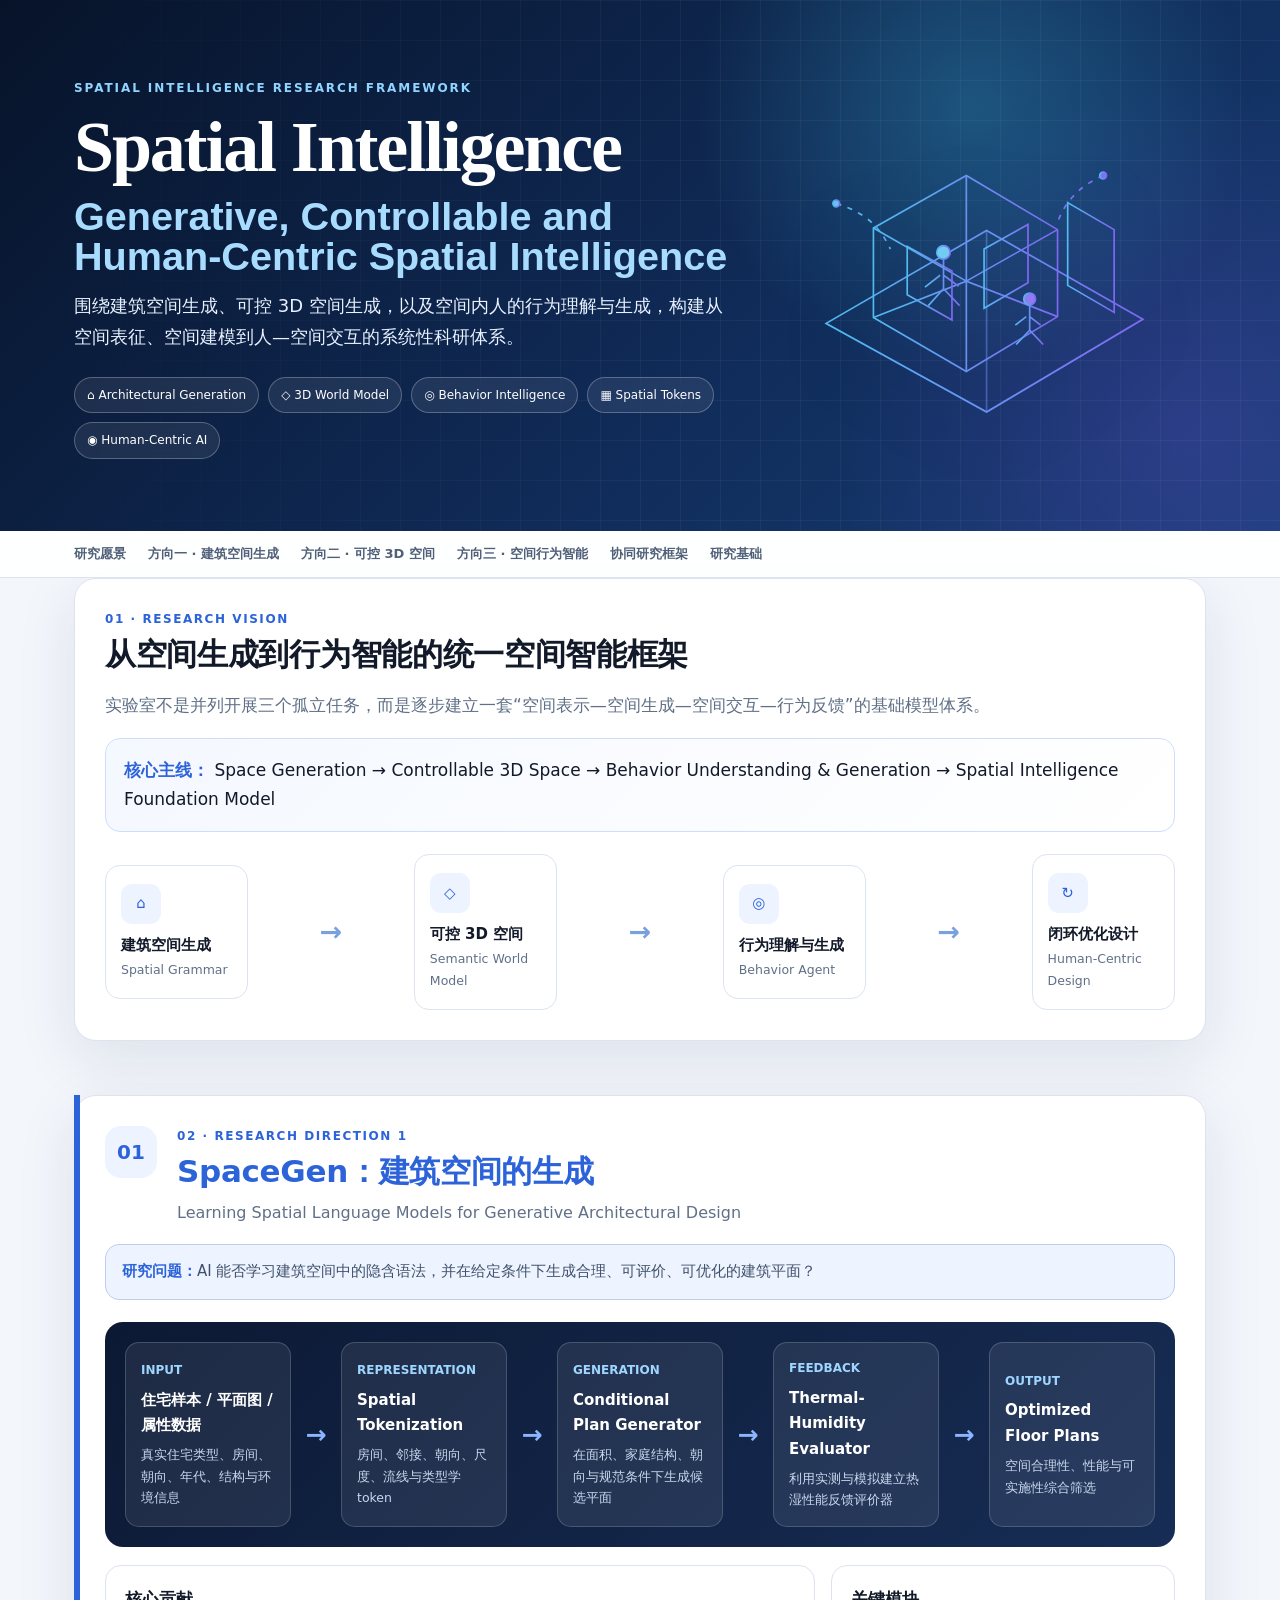
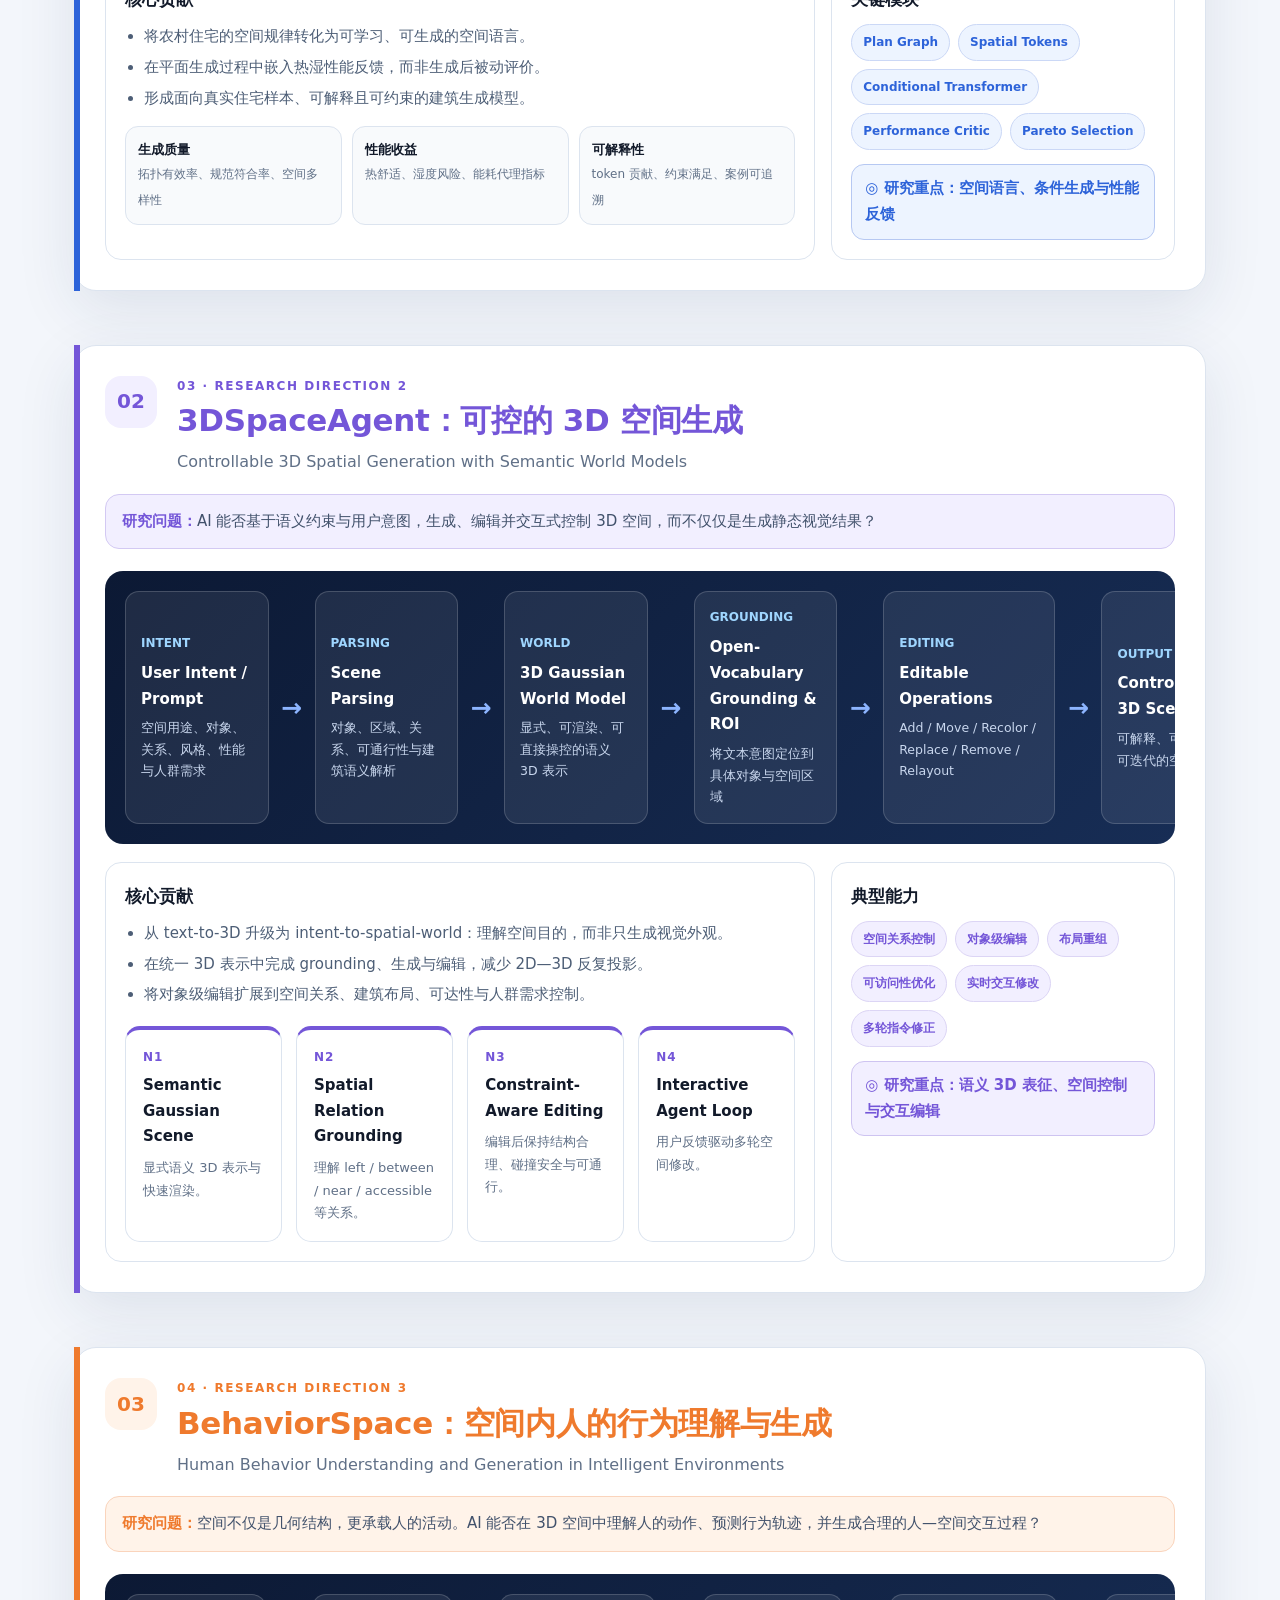
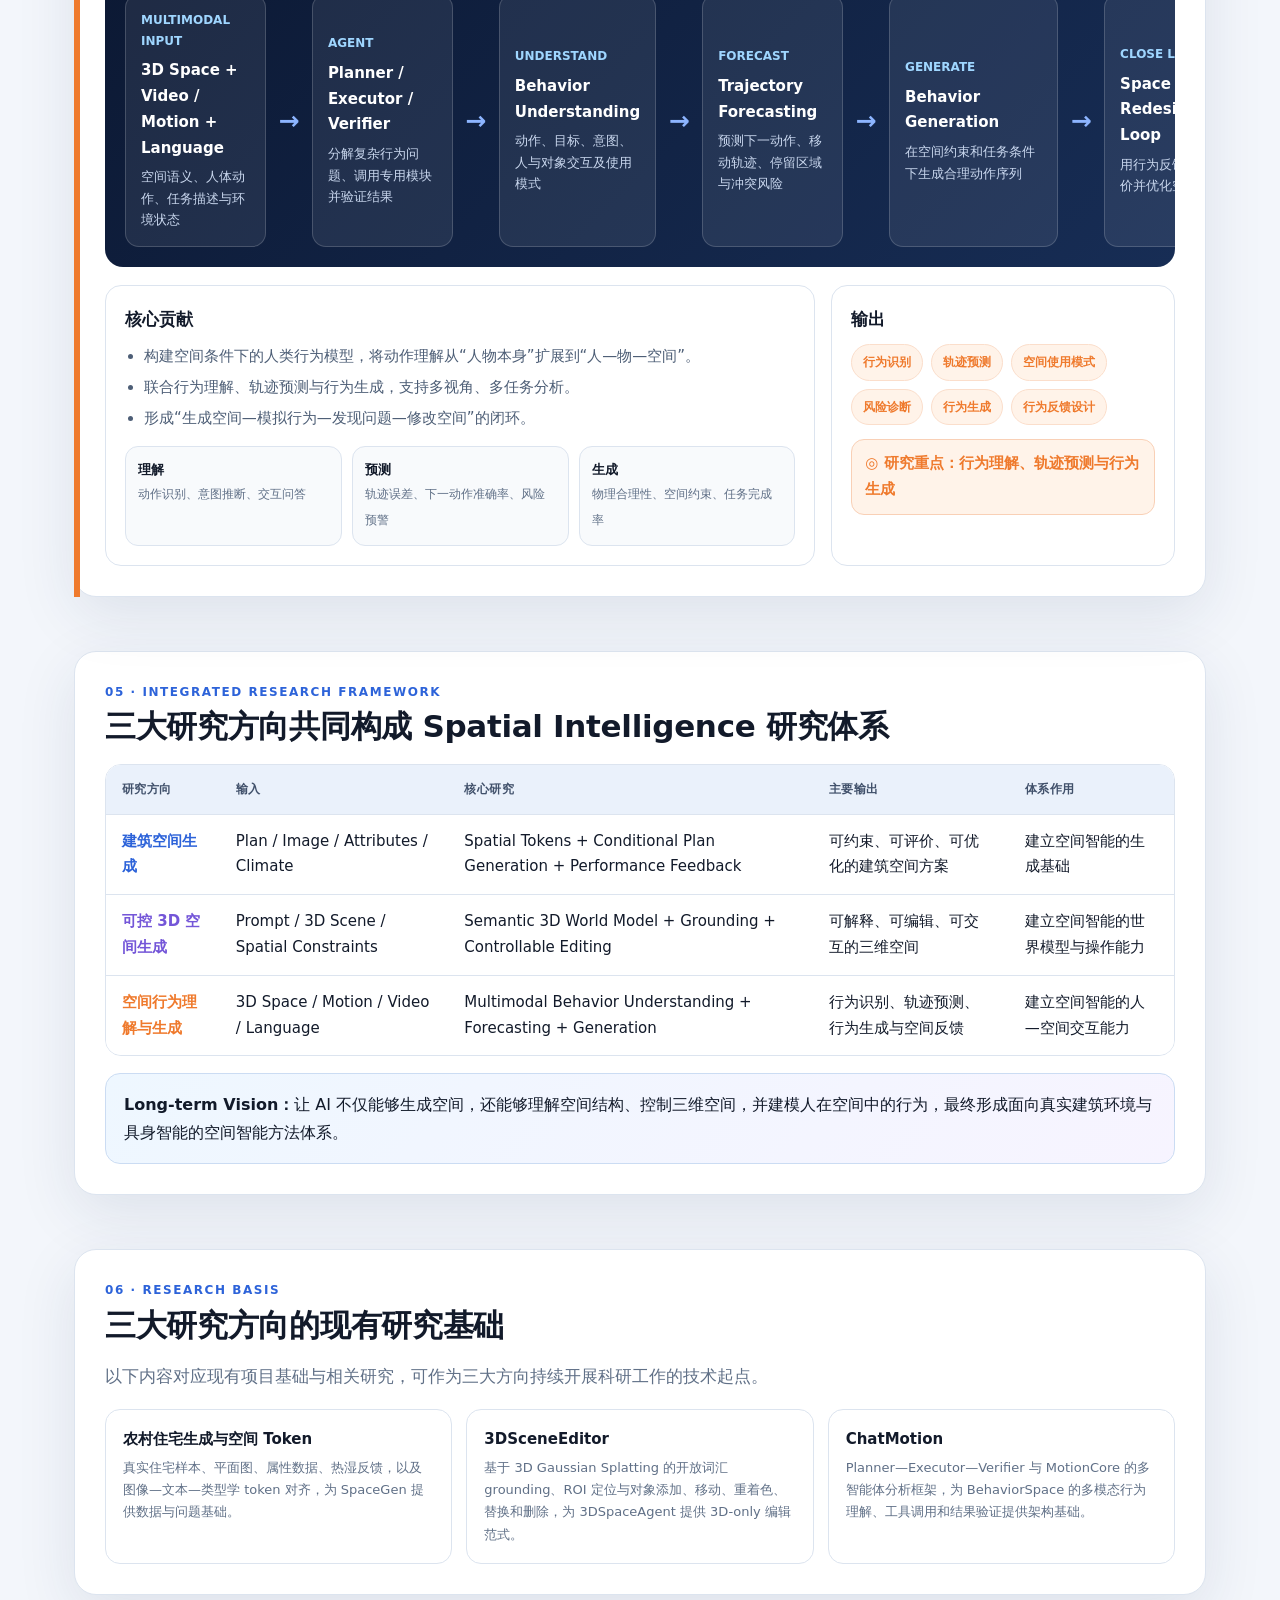
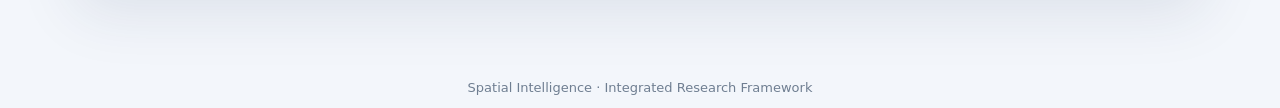
<file: spatial_intelligence_research_framework.html>
<!doctype html>
<html lang="zh-CN">


<head>
<meta charset="utf-8" />
<meta name="viewport" content="width=device-width, initial-scale=1" />
<meta name="color-scheme" content="light" />
<title>Spatial Intelligence — Research Framework</title>
<style>
:root{
  --bg:#f3f6fb;--paper:#fff;--ink:#121a2a;--muted:#607087;--line:#dce4ef;
  --navy:#07142d;--blue:#2d63d9;--blue2:#71b7ff;--cyan:#18a6b8;
  --violet:#7456d8;--orange:#ef7a2d;--green:#26876b;
  --soft-blue:#edf4ff;--soft-violet:#f2efff;--soft-orange:#fff3e9;
  --shadow:0 18px 60px rgba(29,51,89,.10);
}
*{box-sizing:border-box}
html{scroll-behavior:smooth}
body{margin:0;background:var(--bg);color:var(--ink);font:15px/1.72 Inter,"PingFang SC","Microsoft YaHei",system-ui,-apple-system,sans-serif}
a{color:inherit}
.wrap{max-width:1180px;margin:auto;padding:0 24px}
.hero{position:relative;overflow:hidden;color:white;padding:78px 0 72px;background:
 radial-gradient(circle at 76% 20%,rgba(61,191,224,.28),transparent 26%),
 radial-gradient(circle at 93% 82%,rgba(126,80,229,.22),transparent 28%),
 linear-gradient(135deg,#071329 0%,#102b58 58%,#163d75 100%)}
.hero:before{content:"";position:absolute;inset:0;background-image:linear-gradient(rgba(255,255,255,.045) 1px,transparent 1px),linear-gradient(90deg,rgba(255,255,255,.045) 1px,transparent 1px);background-size:40px 40px;mask-image:linear-gradient(to right,transparent 0%,#000 52%,#000 100%)}
.hero-grid{position:relative;display:grid;grid-template-columns:1.2fr .8fr;gap:34px;align-items:center}
.eyebrow{font-size:12px;letter-spacing:.16em;color:#90d4ff;font-weight:800}
.hero h1{font-family:Georgia,"Times New Roman",serif;font-size:clamp(42px,6vw,72px);line-height:1.02;margin:12px 0 14px;letter-spacing:-.03em}
.hero h1 span{display:block;color:#a8dcff;font-size:.55em;font-family:Inter,"PingFang SC",sans-serif;letter-spacing:0;margin-top:12px}
.hero p{max-width:760px;margin:0;color:#e8f1ff;font-size:18px}
.tags{display:flex;gap:9px;flex-wrap:wrap;margin-top:24px}
.tag{display:inline-flex;align-items:center;gap:7px;padding:7px 12px;border:1px solid rgba(255,255,255,.26);border-radius:999px;background:rgba(255,255,255,.08);font-size:12px;backdrop-filter:blur(10px)}
.hero-art{min-height:330px;display:grid;place-items:center}
.hero-art svg{width:100%;max-width:440px;filter:drop-shadow(0 20px 40px rgba(0,0,0,.25))}
nav{position:sticky;top:0;z-index:20;background:rgba(255,255,255,.92);border-bottom:1px solid var(--line);backdrop-filter:blur(14px)}
nav .wrap{display:flex;align-items:center;gap:22px;overflow:auto;padding-top:12px;padding-bottom:12px}
nav a{text-decoration:none;white-space:nowrap;font-size:13px;color:#506078;font-weight:700}
nav a:hover{color:var(--blue)}
main{padding:48px 0 80px}
section{margin-bottom:54px;scroll-margin-top:80px}
.section-card{background:var(--paper);border:1px solid var(--line);border-radius:22px;box-shadow:var(--shadow);overflow:hidden}
.section-inner{padding:30px}
.label{font-size:12px;letter-spacing:.13em;color:var(--blue);font-weight:900}
.title{font-size:31px;line-height:1.25;margin:5px 0 12px;letter-spacing:-.01em}
.subtitle{font-size:16px;color:var(--muted);margin-top:-4px}
.lead{font-size:17px;color:var(--muted);max-width:950px}
.thesis{margin-top:18px;border:1px solid #cddcff;background:linear-gradient(135deg,#f4f8ff,#fff);border-radius:15px;padding:17px 18px;font-size:17px}
.thesis b{color:var(--blue)}
.vision-flow{display:grid;grid-template-columns:repeat(7,minmax(0,1fr));gap:11px;align-items:center;margin-top:22px}
.flow-node{position:relative;padding:18px 15px;border:1px solid var(--line);border-radius:15px;background:#fff;min-height:116px;display:flex;flex-direction:column;justify-content:center}
.flow-node .icon{width:40px;height:40px;border-radius:11px;display:grid;place-items:center;background:var(--soft-blue);color:var(--blue);margin-bottom:9px}
.flow-node strong{font-size:15px}.flow-node small{color:var(--muted)}
.arrow{font-size:27px;text-align:center;color:#7aa1df;font-weight:900}
.idea{position:relative}
.idea:before{content:"";position:absolute;left:0;top:0;bottom:0;width:6px;background:var(--accent)}
.idea .label,.idea .title,.idea .q b{color:var(--accent)}
.idea-head{display:flex;justify-content:space-between;gap:20px;align-items:flex-start}
.number{width:52px;height:52px;border-radius:16px;display:grid;place-items:center;background:var(--soft);color:var(--accent);font-weight:900;font-size:20px;flex:0 0 auto}
.idea-title-wrap{flex:1}
.q{margin:18px 0 22px;border:1px solid color-mix(in srgb,var(--accent) 32%, white);background:var(--soft);border-radius:14px;padding:14px 16px;color:#41516b}
.arch{border-radius:18px;padding:20px;background:linear-gradient(135deg,#0c1934,#172d55);color:white;overflow:auto}
.pipeline{min-width:980px;display:grid;grid-template-columns:1fr 34px 1fr 34px 1fr 34px 1fr 34px 1fr;gap:8px;align-items:stretch}
.pipeline.six{grid-template-columns:1fr 30px 1fr 30px 1fr 30px 1fr 30px 1.2fr 30px 1fr;min-width:1120px}
.pnode{border:1px solid rgba(255,255,255,.17);border-radius:14px;padding:15px;background:rgba(255,255,255,.08);display:flex;flex-direction:column;justify-content:center;min-height:132px}
.pnode .mini{display:inline-flex;align-items:center;gap:8px;color:#9fd6ff;font-size:12px;font-weight:800;margin-bottom:7px}
.pnode strong{font-size:15px}.pnode small{color:#c9d7ee;margin-top:5px}
.parrow{display:grid;place-items:center;color:#8db5ff;font-size:25px;font-weight:900}
.idea-grid{display:grid;grid-template-columns:1.55fr .75fr;gap:16px;margin-top:18px}
.card{background:#fff;border:1px solid var(--line);border-radius:16px;padding:19px}
.card h3{margin:0 0 10px;font-size:17px}
ul.clean{margin:0;padding-left:19px;color:#4d5e76}
ul.clean li{margin:5px 0}
.chips{display:flex;gap:8px;flex-wrap:wrap}.chip{padding:7px 11px;border-radius:999px;background:var(--soft);border:1px solid color-mix(in srgb,var(--accent) 25%, white);color:var(--accent);font-size:12px;font-weight:800}
.target{display:flex;align-items:center;gap:10px;margin-top:14px;padding:11px 13px;border:1px solid color-mix(in srgb,var(--accent) 35%, white);border-radius:13px;background:var(--soft);color:var(--accent);font-weight:850}
.metrics{display:grid;grid-template-columns:repeat(3,minmax(0,1fr));gap:10px;margin-top:14px}
.metric{padding:12px;border-radius:13px;background:#f8fafc;border:1px solid var(--line)}
.metric b{display:block;font-size:13px}.metric span{font-size:12px;color:var(--muted)}
.modules{display:grid;grid-template-columns:repeat(4,minmax(0,1fr));gap:14px;margin-top:18px}
.module{border-top:4px solid var(--accent);background:#fff;border-radius:15px;border-left:1px solid var(--line);border-right:1px solid var(--line);border-bottom:1px solid var(--line);padding:17px}
.module .mnum{font-weight:900;color:var(--accent);font-size:12px;letter-spacing:.08em}.module h3{font-size:15px;margin:5px 0 7px}.module p{margin:0;color:var(--muted);font-size:13px}
.tablebox{overflow:auto;border:1px solid var(--line);border-radius:16px;margin-top:18px}
table{border-collapse:collapse;width:100%;min-width:860px;background:white}
th,td{padding:14px 16px;border-bottom:1px solid var(--line);text-align:left;vertical-align:top}
th{background:#eaf1fb;color:#41516b;font-size:12px;letter-spacing:.04em}
tr:last-child td{border-bottom:none}
.callout{margin-top:17px;border-radius:15px;padding:17px 18px;background:linear-gradient(135deg,#eef7ff,#f7f4ff);border:1px solid #cbdcf3;font-size:16px}
.sources{display:grid;grid-template-columns:repeat(3,minmax(0,1fr));gap:14px;margin-top:18px}
.source{border-radius:15px;border:1px solid var(--line);background:white;padding:17px}
.source b{display:block}.source span{display:block;color:var(--muted);font-size:13px;margin-top:4px}
.footer{padding:28px 0 8px;text-align:center;color:#6f7e91;font-size:13px}
[data-reveal]{opacity:0;transform:translateY(12px);transition:.5s ease}
[data-reveal].show{opacity:1;transform:none}
@media(max-width:900px){.hero-grid{grid-template-columns:1fr}.hero-art{min-height:240px}.vision-flow{grid-template-columns:1fr}.arrow{transform:rotate(90deg)}.idea-grid,.sources{grid-template-columns:1fr}.modules{grid-template-columns:1fr 1fr}.metrics{grid-template-columns:1fr}.section-inner{padding:22px}.hero{padding:56px 0}.title{font-size:27px}}
@media(max-width:620px){.modules{grid-template-columns:1fr}.hero h1{font-size:42px}.wrap{padding:0 16px}}
@media print{nav{display:none}body{background:white}.section-card{box-shadow:none;break-inside:avoid}.hero{padding:38px 0}.hero-art{display:none}[data-reveal]{opacity:1;transform:none}}
</style>
</head>
<body>
<header class="hero">
  <div class="wrap hero-grid">
    <div>
      <div class="eyebrow">SPATIAL INTELLIGENCE RESEARCH FRAMEWORK</div>
      <h1>Spatial Intelligence<span>Generative, Controllable and Human-Centric Spatial Intelligence</span></h1>
      <p>围绕建筑空间生成、可控 3D 空间生成，以及空间内人的行为理解与生成，构建从空间表征、空间建模到人—空间交互的系统性科研体系。</p>
      <div class="tags">
        <span class="tag">⌂ Architectural Generation</span><span class="tag">◇ 3D World Model</span><span class="tag">◎ Behavior Intelligence</span><span class="tag">▦ Spatial Tokens</span><span class="tag">◉ Human-Centric AI</span>
      </div>
    </div>
    <div class="hero-art" aria-label="空间智能示意图">
      <svg viewBox="0 0 520 380" role="img">
        <defs><linearGradient id="g" x1="0" x2="1"><stop offset="0" stop-color="#58c9ff"/><stop offset="1" stop-color="#8a6dff"/></linearGradient></defs>
        <g fill="none" stroke="url(#g)" stroke-width="2" opacity=".9">
          <path d="M70 255 260 145 445 250 260 360Z"/><path d="M260 145V360M70 255l190 105M445 250 260 360" opacity=".5"/>
          <path d="M126 232v-90l110-62 108 64v103l-108 65-110-64Z"/><path d="M236 80v232M126 142l110 63 108-61M126 248l110-43 108 42"/>
          <path d="M166 164v57l53 30v-58Z"/><path d="M257 167v70l52-30v-69Z"/><path d="M356 210v-98l55 32v98Z"/>
          <circle cx="209" cy="171" r="8" fill="#7ddcff"/><path d="M209 179v35m-18 20 18-20 19 20m-23-36-18 14m22-14 18 13"/>
          <circle cx="311" cy="226" r="7" fill="#9d83ff"/><path d="M311 233v30m-16 17 16-17 16 17m-20-33-13 10m17-10 13 10"/>
          <path d="M82 113c35 11 52 28 64 54M398 80c-32 14-47 35-55 58" stroke-dasharray="6 8"/>
          <circle cx="82" cy="113" r="4" fill="#70d6ff"/><circle cx="398" cy="80" r="4" fill="#8f74ff"/>
        </g>
      </svg>
    </div>
  </div>
</header>
<nav><div class="wrap"><a href="#vision">研究愿景</a><a href="#idea1">方向一 · 建筑空间生成</a><a href="#idea2">方向二 · 可控 3D 空间</a><a href="#idea3">方向三 · 空间行为智能</a><a href="#roadmap">协同研究框架</a><a href="#basis">研究基础</a></div></nav>
<main class="wrap">
<section id="vision" data-reveal>
  <div class="section-card"><div class="section-inner">
    <div class="label">01 · RESEARCH VISION</div><h2 class="title">从空间生成到行为智能的统一空间智能框架</h2>
    <p class="lead">实验室不是并列开展三个孤立任务，而是逐步建立一套“空间表示—空间生成—空间交互—行为反馈”的基础模型体系。</p>
    <div class="thesis"><b>核心主线：</b> Space Generation → Controllable 3D Space → Behavior Understanding &amp; Generation → Spatial Intelligence Foundation Model</div>
    <div class="vision-flow">
      <div class="flow-node"><div class="icon">⌂</div><strong>建筑空间生成</strong><small>Spatial Grammar</small></div><div class="arrow">→</div>
      <div class="flow-node"><div class="icon">◇</div><strong>可控 3D 空间</strong><small>Semantic World Model</small></div><div class="arrow">→</div>
      <div class="flow-node"><div class="icon">◎</div><strong>行为理解与生成</strong><small>Behavior Agent</small></div><div class="arrow">→</div>
      <div class="flow-node"><div class="icon">↻</div><strong>闭环优化设计</strong><small>Human-Centric Design</small></div>
    </div>
  </div></div>
</section>

<section id="idea1" class="idea" style="--accent:var(--blue);--soft:var(--soft-blue)" data-reveal>
  <div class="section-card"><div class="section-inner">
    <div class="idea-head"><div class="number">01</div><div class="idea-title-wrap"><div class="label">02 · RESEARCH DIRECTION 1</div><h2 class="title">SpaceGen：建筑空间的生成</h2><div class="subtitle">Learning Spatial Language Models for Generative Architectural Design</div></div></div>
    <div class="q"><b>研究问题：</b>AI 能否学习建筑空间中的隐含语法，并在给定条件下生成合理、可评价、可优化的建筑平面？</div>
    <div class="arch"><div class="pipeline">
      <div class="pnode"><span class="mini">INPUT</span><strong>住宅样本 / 平面图 / 属性数据</strong><small>真实住宅类型、房间、朝向、年代、结构与环境信息</small></div><div class="parrow">→</div>
      <div class="pnode"><span class="mini">REPRESENTATION</span><strong>Spatial Tokenization</strong><small>房间、邻接、朝向、尺度、流线与类型学 token</small></div><div class="parrow">→</div>
      <div class="pnode"><span class="mini">GENERATION</span><strong>Conditional Plan Generator</strong><small>在面积、家庭结构、朝向与规范条件下生成候选平面</small></div><div class="parrow">→</div>
      <div class="pnode"><span class="mini">FEEDBACK</span><strong>Thermal-Humidity Evaluator</strong><small>利用实测与模拟建立热湿性能反馈评价器</small></div><div class="parrow">→</div>
      <div class="pnode"><span class="mini">OUTPUT</span><strong>Optimized Floor Plans</strong><small>空间合理性、性能与可实施性综合筛选</small></div>
    </div></div>
    <div class="idea-grid">
      <div class="card"><h3>核心贡献</h3><ul class="clean"><li>将农村住宅的空间规律转化为可学习、可生成的空间语言。</li><li>在平面生成过程中嵌入热湿性能反馈，而非生成后被动评价。</li><li>形成面向真实住宅样本、可解释且可约束的建筑生成模型。</li></ul>
        <div class="metrics"><div class="metric"><b>生成质量</b><span>拓扑有效率、规范符合率、空间多样性</span></div><div class="metric"><b>性能收益</b><span>热舒适、湿度风险、能耗代理指标</span></div><div class="metric"><b>可解释性</b><span>token 贡献、约束满足、案例可追溯</span></div></div>
      </div>
      <div class="card"><h3>关键模块</h3><div class="chips"><span class="chip">Plan Graph</span><span class="chip">Spatial Tokens</span><span class="chip">Conditional Transformer</span><span class="chip">Performance Critic</span><span class="chip">Pareto Selection</span></div><div class="target">◎ 研究重点：空间语言、条件生成与性能反馈</div></div>
    </div>
  </div></div>
</section>

<section id="idea2" class="idea" style="--accent:var(--violet);--soft:var(--soft-violet)" data-reveal>
  <div class="section-card"><div class="section-inner">
    <div class="idea-head"><div class="number">02</div><div class="idea-title-wrap"><div class="label">03 · RESEARCH DIRECTION 2</div><h2 class="title">3DSpaceAgent：可控的 3D 空间生成</h2><div class="subtitle">Controllable 3D Spatial Generation with Semantic World Models</div></div></div>
    <div class="q"><b>研究问题：</b>AI 能否基于语义约束与用户意图，生成、编辑并交互式控制 3D 空间，而不仅仅是生成静态视觉结果？</div>
    <div class="arch"><div class="pipeline six">
      <div class="pnode"><span class="mini">INTENT</span><strong>User Intent / Prompt</strong><small>空间用途、对象、关系、风格、性能与人群需求</small></div><div class="parrow">→</div>
      <div class="pnode"><span class="mini">PARSING</span><strong>Scene Parsing</strong><small>对象、区域、关系、可通行性与建筑语义解析</small></div><div class="parrow">→</div>
      <div class="pnode"><span class="mini">WORLD</span><strong>3D Gaussian World Model</strong><small>显式、可渲染、可直接操控的语义 3D 表示</small></div><div class="parrow">→</div>
      <div class="pnode"><span class="mini">GROUNDING</span><strong>Open-Vocabulary Grounding &amp; ROI</strong><small>将文本意图定位到具体对象与空间区域</small></div><div class="parrow">→</div>
      <div class="pnode"><span class="mini">EDITING</span><strong>Editable Operations</strong><small>Add / Move / Recolor / Replace / Remove / Relayout</small></div><div class="parrow">→</div>
      <div class="pnode"><span class="mini">OUTPUT</span><strong>Controllable 3D Scene</strong><small>可解释、可编辑、可迭代的空间结果</small></div>
    </div></div>
    <div class="idea-grid">
      <div class="card"><h3>核心贡献</h3><ul class="clean"><li>从 text-to-3D 升级为 intent-to-spatial-world：理解空间目的，而非只生成视觉外观。</li><li>在统一 3D 表示中完成 grounding、生成与编辑，减少 2D—3D 反复投影。</li><li>将对象级编辑扩展到空间关系、建筑布局、可达性与人群需求控制。</li></ul>
        <div class="modules"><div class="module"><div class="mnum">N1</div><h3>Semantic Gaussian Scene</h3><p>显式语义 3D 表示与快速渲染。</p></div><div class="module"><div class="mnum">N2</div><h3>Spatial Relation Grounding</h3><p>理解 left / between / near / accessible 等关系。</p></div><div class="module"><div class="mnum">N3</div><h3>Constraint-Aware Editing</h3><p>编辑后保持结构合理、碰撞安全与可通行。</p></div><div class="module"><div class="mnum">N4</div><h3>Interactive Agent Loop</h3><p>用户反馈驱动多轮空间修改。</p></div></div>
      </div>
      <div class="card"><h3>典型能力</h3><div class="chips"><span class="chip">空间关系控制</span><span class="chip">对象级编辑</span><span class="chip">布局重组</span><span class="chip">可访问性优化</span><span class="chip">实时交互修改</span><span class="chip">多轮指令修正</span></div><div class="target">◎ 研究重点：语义 3D 表征、空间控制与交互编辑</div></div>
    </div>
  </div></div>
</section>

<section id="idea3" class="idea" style="--accent:var(--orange);--soft:var(--soft-orange)" data-reveal>
  <div class="section-card"><div class="section-inner">
    <div class="idea-head"><div class="number">03</div><div class="idea-title-wrap"><div class="label">04 · RESEARCH DIRECTION 3</div><h2 class="title">BehaviorSpace：空间内人的行为理解与生成</h2><div class="subtitle">Human Behavior Understanding and Generation in Intelligent Environments</div></div></div>
    <div class="q"><b>研究问题：</b>空间不仅是几何结构，更承载人的活动。AI 能否在 3D 空间中理解人的动作、预测行为轨迹，并生成合理的人—空间交互过程？</div>
    <div class="arch"><div class="pipeline six">
      <div class="pnode"><span class="mini">MULTIMODAL INPUT</span><strong>3D Space + Video / Motion + Language</strong><small>空间语义、人体动作、任务描述与环境状态</small></div><div class="parrow">→</div>
      <div class="pnode"><span class="mini">AGENT</span><strong>Planner / Executor / Verifier</strong><small>分解复杂行为问题、调用专用模块并验证结果</small></div><div class="parrow">→</div>
      <div class="pnode"><span class="mini">UNDERSTAND</span><strong>Behavior Understanding</strong><small>动作、目标、意图、人与对象交互及使用模式</small></div><div class="parrow">→</div>
      <div class="pnode"><span class="mini">FORECAST</span><strong>Trajectory Forecasting</strong><small>预测下一动作、移动轨迹、停留区域与冲突风险</small></div><div class="parrow">→</div>
      <div class="pnode"><span class="mini">GENERATE</span><strong>Behavior Generation</strong><small>在空间约束和任务条件下生成合理动作序列</small></div><div class="parrow">→</div>
      <div class="pnode"><span class="mini">CLOSE LOOP</span><strong>Space Redesign Loop</strong><small>用行为反馈反向评价并优化空间设计</small></div>
    </div></div>
    <div class="idea-grid">
      <div class="card"><h3>核心贡献</h3><ul class="clean"><li>构建空间条件下的人类行为模型，将动作理解从“人物本身”扩展到“人—物—空间”。</li><li>联合行为理解、轨迹预测与行为生成，支持多视角、多任务分析。</li><li>形成“生成空间—模拟行为—发现问题—修改空间”的闭环。</li></ul>
        <div class="metrics"><div class="metric"><b>理解</b><span>动作识别、意图推断、交互问答</span></div><div class="metric"><b>预测</b><span>轨迹误差、下一动作准确率、风险预警</span></div><div class="metric"><b>生成</b><span>物理合理性、空间约束、任务完成率</span></div></div>
      </div>
      <div class="card"><h3>输出</h3><div class="chips"><span class="chip">行为识别</span><span class="chip">轨迹预测</span><span class="chip">空间使用模式</span><span class="chip">风险诊断</span><span class="chip">行为生成</span><span class="chip">行为反馈设计</span></div><div class="target">◎ 研究重点：行为理解、轨迹预测与行为生成</div></div>
    </div>
  </div></div>
</section>

<section id="roadmap" data-reveal>
  <div class="section-card"><div class="section-inner">
    <div class="label">05 · INTEGRATED RESEARCH FRAMEWORK</div><h2 class="title">三大研究方向共同构成 Spatial Intelligence 研究体系</h2>
    <div class="tablebox"><table><thead><tr><th>研究方向</th><th>输入</th><th>核心研究</th><th>主要输出</th><th>体系作用</th></tr></thead><tbody>
      <tr><td><b style="color:var(--blue)">建筑空间生成</b></td><td>Plan / Image / Attributes / Climate</td><td>Spatial Tokens + Conditional Plan Generation + Performance Feedback</td><td>可约束、可评价、可优化的建筑空间方案</td><td>建立空间智能的生成基础</td></tr>
      <tr><td><b style="color:var(--violet)">可控 3D 空间生成</b></td><td>Prompt / 3D Scene / Spatial Constraints</td><td>Semantic 3D World Model + Grounding + Controllable Editing</td><td>可解释、可编辑、可交互的三维空间</td><td>建立空间智能的世界模型与操作能力</td></tr>
      <tr><td><b style="color:var(--orange)">空间行为理解与生成</b></td><td>3D Space / Motion / Video / Language</td><td>Multimodal Behavior Understanding + Forecasting + Generation</td><td>行为识别、轨迹预测、行为生成与空间反馈</td><td>建立空间智能的人—空间交互能力</td></tr>
    </tbody></table></div>
    <div class="callout"><b>Long-term Vision：</b>让 AI 不仅能够生成空间，还能够理解空间结构、控制三维空间，并建模人在空间中的行为，最终形成面向真实建筑环境与具身智能的空间智能方法体系。</div>
  </div></div>
</section>

<section id="basis" data-reveal>
  <div class="section-card"><div class="section-inner">
    <div class="label">06 · RESEARCH BASIS</div><h2 class="title">三大研究方向的现有研究基础</h2>
    <p class="lead">以下内容对应现有项目基础与相关研究，可作为三大方向持续开展科研工作的技术起点。</p>
    <div class="sources">
      <div class="source"><b>农村住宅生成与空间 Token</b><span>真实住宅样本、平面图、属性数据、热湿反馈，以及图像—文本—类型学 token 对齐，为 SpaceGen 提供数据与问题基础。</span></div>
      <div class="source"><b>3DSceneEditor</b><span>基于 3D Gaussian Splatting 的开放词汇 grounding、ROI 定位与对象添加、移动、重着色、替换和删除，为 3DSpaceAgent 提供 3D-only 编辑范式。</span></div>
      <div class="source"><b>ChatMotion</b><span>Planner—Executor—Verifier 与 MotionCore 的多智能体分析框架，为 BehaviorSpace 的多模态行为理解、工具调用和结果验证提供架构基础。</span></div>
    </div>
  </div></div>
</section>
<div class="footer">Spatial Intelligence · Integrated Research Framework</div>
</main>
<script>
const observer=new IntersectionObserver(entries=>entries.forEach(e=>{if(e.isIntersecting)e.target.classList.add('show')}),{threshold:.08});
document.querySelectorAll('[data-reveal]').forEach(el=>observer.observe(el));
</script>
</body>
</html>
</file>
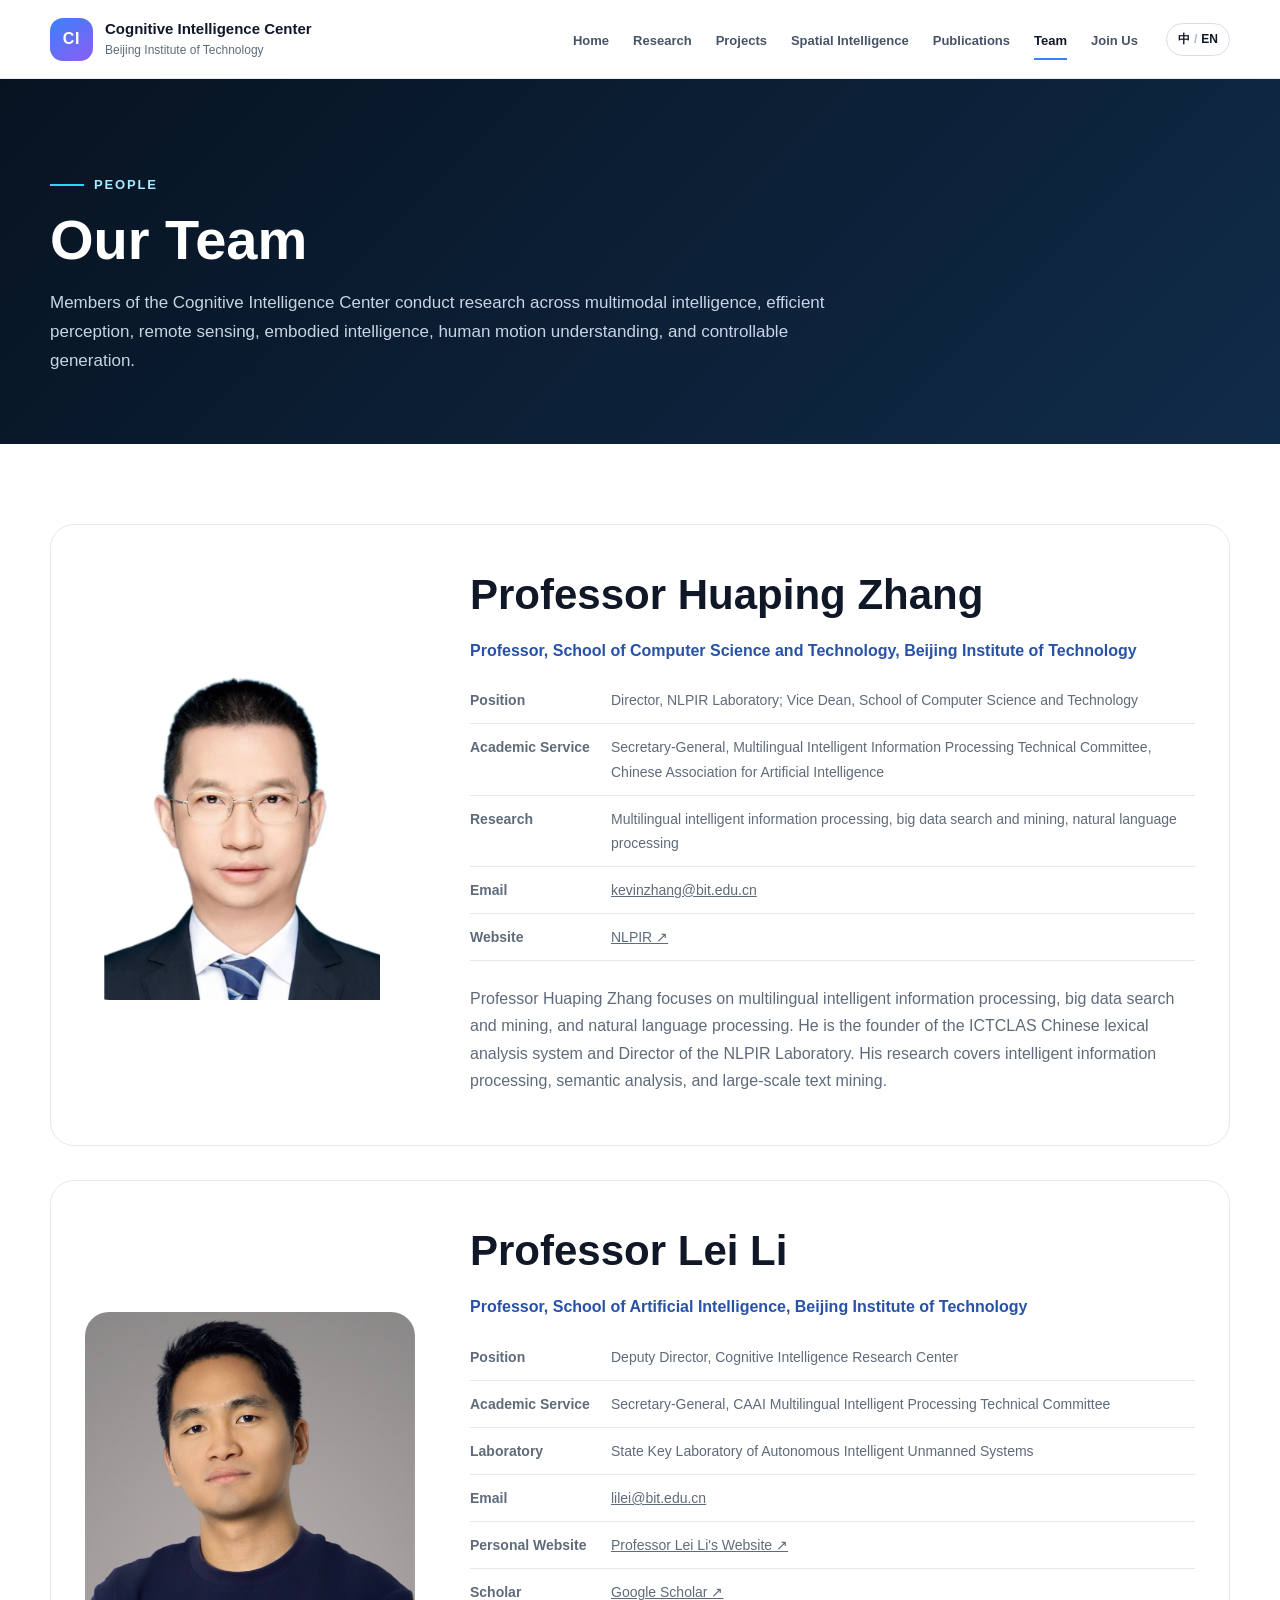
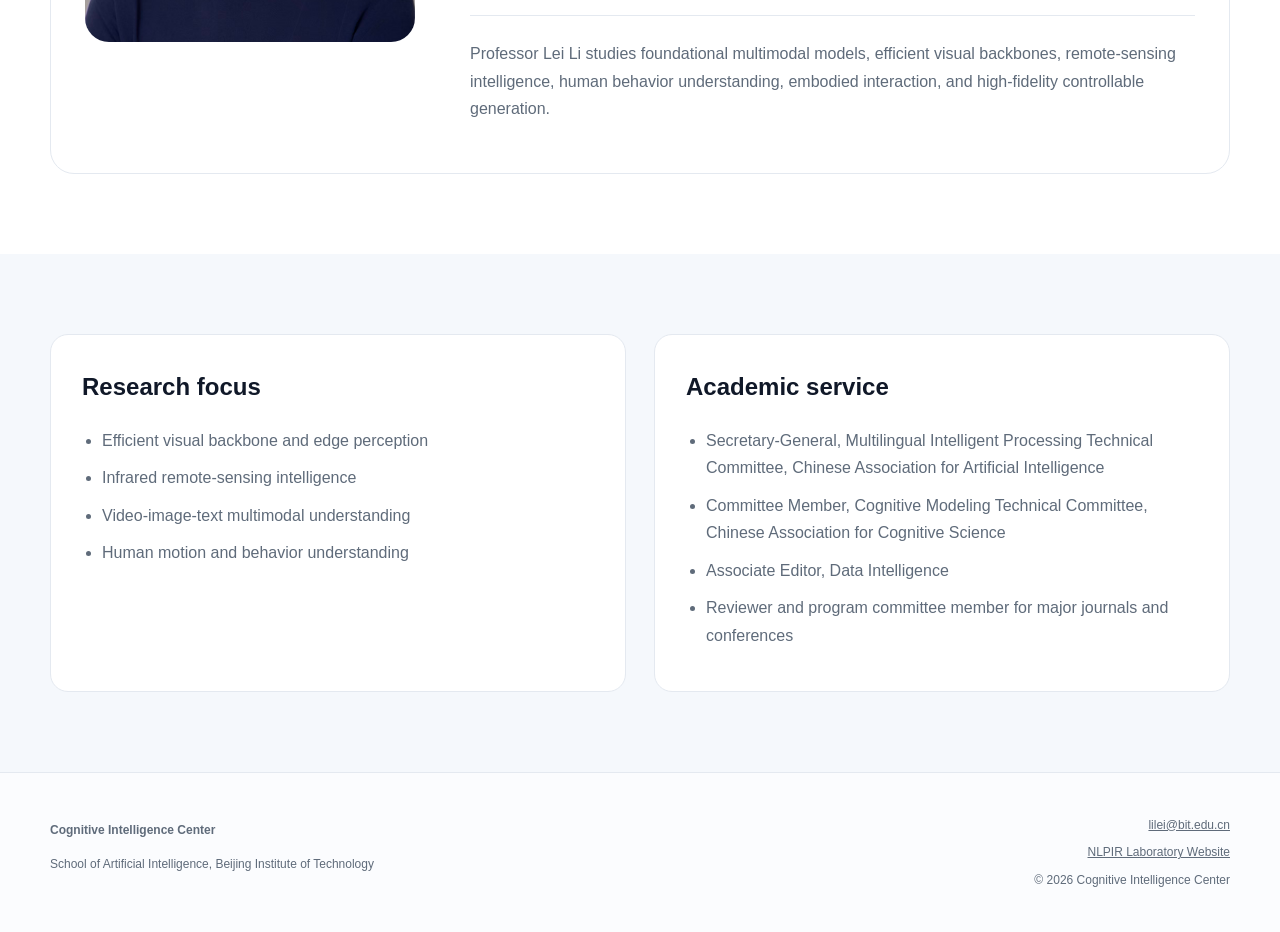
<file: team.html>
<!DOCTYPE html>
<html lang="en" data-lang="en">
<head>
  <meta charset="UTF-8">
  <meta name="viewport" content="width=device-width, initial-scale=1.0">
  <meta name="description" content="认知智能中心团队组成与成员简介。">
  <title>团队组成 | 认知智能中心</title>
  <link rel="stylesheet" href="assets/style.css">
</head>
<body>
  <header class="site-header">
    <div class="shell header-inner">
      <a class="brand" href="index.html" aria-label="Cognitive Intelligence Center home">
        <span class="brand-mark">CI</span>
        <span class="brand-copy">
          <strong><span class="lang-en">Cognitive Intelligence Center</span><span class="lang-zh">认知智能中心</span></strong>
          <small><span class="lang-en">Beijing Institute of Technology</span><span class="lang-zh">北京理工大学</span></small>
        </span>
      </a>
      <button class="menu-toggle" type="button" aria-label="打开导航" aria-expanded="false">☰</button>
      <nav class="main-nav" aria-label="Main navigation">
        <a href="index.html"><span class="lang-en">Home</span><span class="lang-zh">首页</span></a>
<a href="research.html"><span class="lang-en">Research</span><span class="lang-zh">研究方向</span></a>
<a href="projects.html"><span class="lang-en">Projects</span><span class="lang-zh">项目成果</span></a>
<a href="spatial_intelligence_research_framework.html"><span class="lang-en">Spatial Intelligence</span><span class="lang-zh">空间智能</span></a>
<a href="publications.html"><span class="lang-en">Publications</span><span class="lang-zh">论文成果</span></a>
<a href="team.html" class="active" aria-current="page"><span class="lang-en">Team</span><span class="lang-zh">团队组成</span></a>
<a href="join.html"><span class="lang-en">Join Us</span><span class="lang-zh">招生合作</span></a>
      </nav>
      <button id="langToggle" class="lang-toggle" type="button" aria-label="切换到英文"><span class="toggle-zh">中</span><span class="slash">/</span><span class="toggle-en">EN</span></button>
    </div>
  </header>

  <main>
    
<section class="page-hero"><div class="shell"><div class="eyebrow"><span class="lang-en">People</span><span class="lang-zh">团队成员</span></div><h1><span class="lang-en">Our Team</span><span class="lang-zh">团队组成</span></h1><p><span class="lang-en">Members of the Cognitive Intelligence Center conduct research across multimodal intelligence, efficient perception, remote sensing, embodied intelligence, human motion understanding, and controllable generation.</span><span class="lang-zh">认知智能中心成员围绕多模态智能、具身智能、人类运动理解及可控生成开展研究。</span></p></div></section>
<section class="section"><div class="shell"><div class="team-list"><article class="team-member">
<img class="profile-image" src="assets/images/professor-huaping-zhang.png" alt="张华平教授 / Professor Huaping Zhang">

<div class="profile-copy">

<h2>
<span class="lang-en">Professor Huaping Zhang</span>
<span class="lang-zh">张华平教授</span>
</h2>


<div class="role">
<span class="lang-en">
Professor, School of Computer Science and Technology, Beijing Institute of Technology
</span>
<span class="lang-zh">
北京理工大学计算机学院教授
</span>
</div>


<div class="meta-list">


<div>
<strong>
<span class="lang-en">Position</span>
<span class="lang-zh">职务</span>
</strong>

<span>
<span class="lang-en">
Director, NLPIR Laboratory; Vice Dean, School of Computer Science and Technology
</span>
<span class="lang-zh">
NLPIR实验室主任，计算机学院副院长
</span>
</span>
</div>


<div>
<strong>
<span class="lang-en">Academic Service</span>
<span class="lang-zh">学术服务</span>
</strong>

<span>
<span class="lang-en">
Secretary-General, Multilingual Intelligent Information Processing Technical Committee, Chinese Association for Artificial Intelligence
</span>

<span class="lang-zh">
中国人工智能学会多语种智能信息处理专业委员会秘书长
</span>
</span>
</div>


<div>
<strong>
<span class="lang-en">Research</span>
<span class="lang-zh">研究方向</span>
</strong>

<span>
<span class="lang-en">
Multilingual intelligent information processing, big data search and mining, natural language processing
</span>

<span class="lang-zh">
多语种智能信息处理、大数据搜索与挖掘、自然语言处理
</span>
</span>
</div>


<div>
<strong>
<span class="lang-en">Email</span>
<span class="lang-zh">邮箱</span>
</strong>

<span>
<a href="mailto:kevinzhang@bit.edu.cn">
kevinzhang@bit.edu.cn
</a>
</span>
</div>


<div>
<strong>
<span class="lang-en">Website</span>
<span class="lang-zh">学术主页</span>
</strong>

<span>
<a href="http://www.nlpir.org/wordpress/2021/11/30/drkevinzhang-cn/" target="_blank" rel="noopener">
NLPIR ↗
</a>
</span>
</div>


</div>


<p>

<span class="lang-en">
Professor Huaping Zhang focuses on multilingual intelligent information processing, big data search and mining, and natural language processing. He is the founder of the ICTCLAS Chinese lexical analysis system and Director of the NLPIR Laboratory. His research covers intelligent information processing, semantic analysis, and large-scale text mining.
</span>


<span class="lang-zh">
张华平教授主要研究多语种智能信息处理、大数据搜索与挖掘以及自然语言处理。作为ICTCLAS中文分词系统创始人和NLPIR实验室主任，长期从事智能信息处理、语义分析和大规模文本挖掘等方向研究。
</span>

</p>


</div>

</article>
<!-- 新增张华平教授 -->
<article class="team-member"><img class="profile-image" src="assets/images/professor-lei-li.png" alt="李磊教授 / Professor Lei Li"><div class="profile-copy"><h2><span class="lang-en">Professor Lei Li</span><span class="lang-zh">李磊教授</span></h2><div class="role"><span class="lang-en">Professor, School of Artificial Intelligence, Beijing Institute of Technology</span><span class="lang-zh">北京理工大学人工智能学院教授</span></div><div class="meta-list"><div><strong><span class="lang-en">Position</span><span class="lang-zh">职务</span></strong><span><span class="lang-en">Deputy Director, Cognitive Intelligence Research Center</span><span class="lang-zh">认知智能研究中心副主任</span></span></div><div><strong><span class="lang-en">Academic Service</span><span class="lang-zh">学术服务</span></strong><span><span class="lang-en">Secretary-General, CAAI Multilingual Intelligent Processing Technical Committee</span><span class="lang-zh">中国人工智能学会多语种智能处理专委会秘书长</span></span></div><div><strong><span class="lang-en">Laboratory</span><span class="lang-zh">实验室</span></strong><span><span class="lang-en">State Key Laboratory of Autonomous Intelligent Unmanned Systems</span><span class="lang-zh">自主智能无人系统全国重点实验室</span></span></div><div><strong><span class="lang-en">Email</span><span class="lang-zh">邮箱</span></strong><span><a href="mailto:lilei@bit.edu.cn">lilei@bit.edu.cn</a></span></div><div><strong><span class="lang-en">Personal Website</span><span class="lang-zh">个人主页</span></strong><span><a href="https://bitlilei.github.io/Lilei/" target="_blank" rel="noopener noreferrer"><span class="lang-en">Professor Lei Li's Website ↗</span><span class="lang-zh">李磊个人主页 ↗</span></a></span></div><div><strong><span class="lang-en">Scholar</span><span class="lang-zh">学术主页</span></strong><span><a href="https://scholar.google.com/citations?hl=en&user=DOyVxx0AAAAJ" target="_blank" rel="noopener noreferrer">Google Scholar ↗</a></span></div></div><p><span class="lang-en">Professor Lei Li studies foundational multimodal models, efficient visual backbones, remote-sensing intelligence, human behavior understanding, embodied interaction, and high-fidelity controllable generation.</span><span class="lang-zh">李磊教授主要研究多模态基础模型、人类行为理解、具身交互与高保真可控生成。</span></p></div></article>
</div></div></section>
<section class="section soft"><div class="shell two-col"><div class="panel"><h2><span class="lang-en">Research focus</span><span class="lang-zh">研究重点</span></h2><ul class="clean-list"><li><span class="lang-en">Efficient visual backbone and edge perception</span><span class="lang-zh">大型多模态与语言模型</span></li><li><span class="lang-en">Infrared remote-sensing intelligence</span><span class="lang-zh">具身与物理人工智能</span></li><li><span class="lang-en">Video-image-text multimodal understanding</span><span class="lang-zh">理解与生成(AIGC)</span></li><li><span class="lang-en">Human motion and behavior understanding</span><span class="lang-zh">认知智能</span></li></ul></div><div class="panel"><h2><span class="lang-en">Academic service</span><span class="lang-zh">学术服务</span></h2><ul class="clean-list"><li><span class="lang-en">Secretary-General, Multilingual Intelligent Processing Technical Committee, Chinese Association for Artificial Intelligence</span><span class="lang-zh">中国人工智能学会多语种智能处理专委会秘书长</span></li><li><span class="lang-en">Committee Member, Cognitive Modeling Technical Committee, Chinese Association for Cognitive Science</span><span class="lang-zh">中国认知科学学会认知建模专业委员会委员</span></li><li><span class="lang-en">Associate Editor, Data Intelligence</span><span class="lang-zh">《Data Intelligence》副主编</span></li><li><span class="lang-en">Reviewer and program committee member for major journals and conferences</span><span class="lang-zh">担任多个人工智能期刊审稿人与会议程序委员会委员</span></li></ul></div></div></section>

  </main>

  <footer class="site-footer">
    <div class="shell footer-grid">
      <div>
        <strong><span class="lang-en">Cognitive Intelligence Center</span><span class="lang-zh">认知智能中心</span></strong>
        <p><span class="lang-en">School of Artificial Intelligence, Beijing Institute of Technology</span><span class="lang-zh">北京理工大学人工智能学院</span></p>
      </div>
      <div class="footer-contact">
        <a href="mailto:lilei@bit.edu.cn">lilei@bit.edu.cn</a>
        <a href="http://www.nlpir.org/wordpress/" target="_blank" rel="noopener noreferrer">
          <span class="lang-en">NLPIR Laboratory Website</span>
          <span class="lang-zh">NLPIR实验室官网</span>
        </a>
        <span>© 2026 <span class="lang-en">Cognitive Intelligence Center</span><span class="lang-zh">认知智能中心</span></span>
      </div>
    </div>
  </footer>
  <script src="assets/site.js?v=20260804-en-v6"></script>
</body>
</html>
</file>
<file: assets/style.css>
:root {
  --ink: #101828;
  --muted: #5f6b7a;
  --line: #e4e9f0;
  --paper: #ffffff;
  --soft: #f5f8fc;
  --navy: #071321;
  --navy-2: #0d2035;
  --cyan: #2dd4ff;
  --blue: #3b82f6;
  --violet: #8b5cf6;
  --max: 1180px;
}
* { box-sizing: border-box; }
html { scroll-behavior: smooth; }
body {
  margin: 0;
  color: var(--ink);
  background: var(--paper);
  font-family: "PingFang SC", "Microsoft YaHei", -apple-system, BlinkMacSystemFont, "Segoe UI", Arial, sans-serif;
  line-height: 1.72;
  -webkit-font-smoothing: antialiased;
}
a { color: inherit; }
img, video { max-width: 100%; }
.shell { width: min(var(--max), calc(100% - 40px)); margin: 0 auto; }
.lang-en, .lang-zh { display: inline; }
html[data-lang="zh"] .lang-en { display: none !important; }
html[data-lang="en"] .lang-zh { display: none !important; }

.site-header {
  position: sticky; top: 0; z-index: 20;
  border-bottom: 1px solid rgba(228,233,240,.9);
  background: rgba(255,255,255,.94);
  backdrop-filter: blur(14px);
}
.header-inner { min-height: 78px; display: flex; align-items: center; gap: 28px; }
.brand { display: inline-flex; align-items: center; gap: 12px; text-decoration: none; min-width: 305px; }
.brand-mark {
  width: 43px; height: 43px; display: grid; place-items: center;
  border-radius: 13px; color: white; background: linear-gradient(145deg,var(--blue),var(--violet));
  font-weight: 800; letter-spacing: .04em;
}
.brand-copy { display: flex; flex-direction: column; line-height: 1.25; }
.brand-copy strong { font-size: 15px; }
.brand-copy small { margin-top: 4px; color: var(--muted); font-size: 12px; }
.main-nav { display: flex; align-items: center; gap: 24px; margin-left: auto; }
.main-nav a { position: relative; padding: 29px 0 25px; text-decoration: none; font-size: 13px; font-weight: 650; color: #475467; white-space: nowrap; }
.main-nav a::after { content: ""; position: absolute; left: 0; right: 0; bottom: 17px; height: 2px; transform: scaleX(0); background: var(--blue); transition: .2s; }
.main-nav a:hover, .main-nav a.active { color: var(--ink); }
.main-nav a:hover::after, .main-nav a.active::after { transform: scaleX(1); }
.lang-toggle, .menu-toggle { border: 1px solid #d8dee8; background: white; color: var(--ink); cursor: pointer; }
.lang-toggle { padding: 7px 11px; border-radius: 999px; font-size: 12px; font-weight: 700; white-space: nowrap; }
.lang-toggle .slash { color: #adb5c2; margin: 0 4px; }
.menu-toggle { display: none; margin-left: auto; border-radius: 9px; padding: 7px 10px; font-size: 18px; }

.hero { color: white; background:
  radial-gradient(circle at 82% 18%, rgba(139,92,246,.42), transparent 31%),
  radial-gradient(circle at 66% 68%, rgba(45,212,255,.20), transparent 30%),
  linear-gradient(125deg, var(--navy), var(--navy-2));
  overflow: hidden;
}
.hero-inner { min-height: 550px; display: grid; grid-template-columns: 1.05fr .95fr; align-items: center; gap: 65px; padding: 76px 0; }
.eyebrow { display: inline-flex; align-items: center; gap: 10px; margin-bottom: 18px; color: #a8eaff; font-size: 13px; font-weight: 750; letter-spacing: .14em; text-transform: uppercase; }
.eyebrow::before { content: ""; width: 34px; height: 2px; background: var(--cyan); }
.hero h1 { margin: 0 0 22px; font-size: 72px; line-height: 1.05; letter-spacing: 0; }
.hero p { max-width: 700px; margin: 0 0 30px; color: #c8d5e5; font-size: 18px; }
.hero-actions { display: flex; flex-wrap: wrap; gap: 12px; }
.button { display: inline-flex; align-items: center; justify-content: center; min-height: 46px; padding: 0 19px; border-radius: 10px; text-decoration: none; font-size: 14px; font-weight: 750; transition: transform .2s, box-shadow .2s; }
.button:hover { transform: translateY(-2px); }
.button.primary { color: #06111d; background: var(--cyan); box-shadow: 0 10px 28px rgba(45,212,255,.22); }
.button.ghost { color: white; border: 1px solid rgba(255,255,255,.26); background: rgba(255,255,255,.05); }
.hero-visual { position: relative; min-height: 380px; display: grid; place-items: center; }
.orbit { position: absolute; border: 1px solid rgba(111,225,255,.28); border-radius: 50%; }
.orbit.one { width: 350px; height: 350px; }
.orbit.two { width: 270px; height: 270px; }
.orbit.three { width: 185px; height: 185px; border-color: rgba(183,138,255,.42); }
.core { position: relative; z-index: 2; width: 180px; height: 180px; border-radius: 36px; display: grid; place-items: center; text-align: center; background: linear-gradient(145deg,rgba(59,130,246,.95),rgba(139,92,246,.93)); box-shadow: 0 30px 80px rgba(0,0,0,.35); }
.core strong { display:block; font-size: 50px; line-height: 1; }
.core span { display:block; margin-top: 9px; font-size: 12px; letter-spacing: .15em; text-transform: uppercase; }
.float-label { position: absolute; z-index: 3; padding: 9px 13px; border: 1px solid rgba(255,255,255,.14); border-radius: 10px; color: #dbeafe; background: rgba(4,14,26,.78); font-size: 12px; box-shadow: 0 16px 40px rgba(0,0,0,.24); }
.float-label.a { top: 40px; right: 22px; }
.float-label.b { bottom: 55px; left: 0; }
.float-label.c { bottom: 22px; right: 55px; }
.float-label.d { top: 70px; left: 35px; }

.page-hero { padding: 88px 0 68px; color: white; background: linear-gradient(135deg,var(--navy),#102b49); }
.page-hero .eyebrow { margin-bottom: 13px; }
.page-hero h1 { max-width: 900px; margin: 0 0 16px; font-size: 56px; line-height: 1.12; letter-spacing: 0; }
.page-hero p { max-width: 790px; margin: 0; color: #c7d4e4; font-size: 17px; }

.section { padding: 80px 0; }
.section.soft { background: var(--soft); }
.section-head { display: flex; align-items: end; justify-content: space-between; gap: 30px; margin-bottom: 35px; }
.section-head h2 { margin: 0; font-size: 40px; line-height: 1.2; letter-spacing: 0; }
.section-head p { max-width: 600px; margin: 0; color: var(--muted); }
.text-link { color: #185bd4; font-weight: 750; text-decoration: none; white-space: nowrap; }
.text-link:hover { text-decoration: underline; }
.card-grid { display: grid; grid-template-columns: repeat(4,minmax(0,1fr)); gap: 20px; }
.highlight-grid { grid-template-columns: repeat(3,minmax(0,1fr)); }
.card { position: relative; min-height: 235px; padding: 27px; border: 1px solid var(--line); border-radius: 18px; background: white; overflow: hidden; }
.card::before { content: ""; position: absolute; inset: 0 0 auto 0; height: 4px; background: linear-gradient(90deg,var(--blue),var(--violet)); }
.card .number { color: #98a2b3; font-size: 12px; font-weight: 800; letter-spacing: .14em; }
.card h3 { margin: 34px 0 12px; font-size: 20px; line-height: 1.35; }
.card p { margin: 0; color: var(--muted); font-size: 14px; }

.feature-grid { display: grid; grid-template-columns: 1.18fr .82fr; gap: 42px; align-items: center; }
.video-frame { overflow: hidden; border-radius: 18px; background: #020914; box-shadow: 0 26px 70px rgba(16,24,40,.18); }
.video-frame video { display: block; width: 100%; aspect-ratio: 16/9; object-fit: contain; }
.feature-copy h2 { margin: 0 0 18px; font-size: 42px; line-height: 1.18; }
.feature-copy p { color: var(--muted); }
.tags { display: flex; flex-wrap: wrap; gap: 8px; margin: 22px 0 27px; }
.tag { padding: 6px 11px; border-radius: 999px; color: #2852a6; background: #eef4ff; font-size: 12px; font-weight: 700; }

.profile-band { display: grid; grid-template-columns: 330px 1fr; gap: 55px; align-items: center; }
.profile-image { width: 100%; aspect-ratio: 1; object-fit: cover; border-radius: 24px; background: #eef1f5; }
.profile-copy h2 { margin: 0 0 6px; font-size: 42px; }
.profile-copy .role { margin-bottom: 20px; color: #2852a6; font-weight: 750; }
.profile-copy p { color: var(--muted); }
.meta-list { display: grid; gap: 11px; margin: 24px 0; }
.meta-list div { display: grid; grid-template-columns: 125px 1fr; gap: 16px; padding-bottom: 11px; border-bottom: 1px solid var(--line); font-size: 14px; }
.meta-list strong { color: var(--ink); }
.meta-list span { color: var(--muted); }

.research-list { display: grid; gap: 24px; }
.research-item { display: grid; grid-template-columns: 80px 1fr; gap: 28px; padding: 35px; border: 1px solid var(--line); border-radius: 18px; background: white; }
.research-icon { width: 68px; height: 68px; display: grid; place-items: center; border-radius: 18px; color: white; background: linear-gradient(145deg,var(--blue),var(--violet)); font-size: 24px; font-weight: 800; }
.research-item h2 { margin: 0 0 9px; font-size: 25px; }
.research-item p { margin: 0; color: var(--muted); }
.pipeline { display: grid; grid-template-columns: repeat(4,1fr); gap: 14px; counter-reset: flow; }
.pipeline div { position: relative; padding: 22px; border-radius: 14px; color: white; background: #0b1b2d; }
.pipeline div::before { counter-increment: flow; content: "0" counter(flow); display:block; margin-bottom: 24px; color: var(--cyan); font-size: 12px; font-weight: 800; }
.pipeline strong { display:block; margin-bottom:7px; }
.pipeline span { color:#b9c7d8; font-size:13px; }


.team-list { display: grid; gap: 34px; }
.team-member { display: grid; grid-template-columns: 330px 1fr; gap: 55px; align-items: center; padding: 34px; border: 1px solid var(--line); border-radius: 24px; background: #fff; }
@media (max-width: 850px) { .team-member { grid-template-columns: 1fr; padding: 24px; } .team-member .profile-image { max-width: 330px; } }

.project-hero-card { display: grid; grid-template-columns: 1.2fr .8fr; gap: 38px; align-items: center; padding: 30px; border: 1px solid var(--line); border-radius: 22px; background: white; }
.project-copy h2 { margin: 0 0 12px; font-size: 31px; line-height: 1.25; }
.project-copy p { color: var(--muted); }
.work-grid { display: grid; grid-template-columns: repeat(5,1fr); gap: 14px; margin-top: 28px; }
.work-card { padding: 20px 17px; border: 1px solid var(--line); border-radius: 15px; background: white; }
.work-card strong { display:block; margin-bottom: 8px; font-size: 17px; }
.work-card small { display:block; color: #2852a6; font-weight: 750; }
.work-card p { margin: 12px 0 0; color: var(--muted); font-size: 13px; }

.application-grid { display: grid; grid-template-columns: repeat(3,minmax(0,1fr)); gap: 20px; margin: 0 0 34px; }
.two-card-grid { grid-template-columns: repeat(2,minmax(0,1fr)); }
.application-card { padding: 26px; border: 1px solid var(--line); border-radius: 18px; background: #fff; box-shadow: 0 18px 46px rgba(16,24,40,.05); }
.application-card strong { display: block; margin-bottom: 12px; color: var(--ink); font-size: 19px; line-height: 1.35; }
.application-card p { margin: 0; color: var(--muted); font-size: 14px; }

.embodied-showcase { background: #fff; }
.slide-gallery { display: grid; grid-template-columns: 1fr; gap: 26px; }
.slide-figure { margin: 0; padding: 16px; border: 1px solid var(--line); border-radius: 18px; background: #fff; box-shadow: 0 18px 46px rgba(16,24,40,.06); }
.slide-figure a { display: block; overflow: hidden; border-radius: 12px; background: #eef4f8; }
.slide-figure img { display: block; width: 100%; aspect-ratio: 16 / 9; object-fit: contain; }
.slide-figure figcaption { margin-top: 10px; color: var(--muted); font-size: 12px; text-align: right; }

.publication-tools { display: flex; flex-wrap: wrap; gap: 10px; margin-bottom: 30px; }
.year-link { padding: 8px 13px; border: 1px solid var(--line); border-radius: 999px; text-decoration: none; font-size: 13px; font-weight: 750; }
.year-link:hover { border-color: var(--blue); color: var(--blue); }
.pub-year { margin: 56px 0 20px; font-size: 30px; }
.pub-list { display: grid; gap: 0; }
.pub-item { padding: 21px 0; border-top: 1px solid var(--line); color: #3f4a5a; font-size: 14px; }
.pub-item strong { color: var(--ink); font-size: 15px; }
.pub-item .venue { color: #2852a6; font-style: normal; font-weight: 750; }
.note { color: var(--muted); font-size: 13px; }

.two-col { display: grid; grid-template-columns: 1fr 1fr; gap: 28px; }
.panel { padding: 31px; border: 1px solid var(--line); border-radius: 18px; background: white; }
.panel h2, .panel h3 { margin-top: 0; }
.panel p, .panel li { color: var(--muted); }
.clean-list { margin: 0; padding-left: 20px; }
.clean-list li { margin-bottom: 10px; }
.contact-card { padding: 40px; border-radius: 22px; color: white; background: linear-gradient(135deg,var(--navy),#173f68); }
.contact-card h2 { margin-top: 0; font-size: 33px; }
.contact-card p { color: #c7d4e4; }
.contact-card a { color: var(--cyan); font-weight: 750; }

.site-footer { padding: 42px 0; border-top: 1px solid var(--line); background: #fbfcfe; }
.footer-grid { display: flex; justify-content: space-between; gap: 30px; }
.site-footer strong { font-size: 14px; }
.site-footer p, .site-footer span, .site-footer a { color: var(--muted); font-size: 12px; }
.footer-contact { display: flex; flex-direction: column; align-items: flex-end; gap: 7px; }

@media (max-width: 1000px) {
  .brand { min-width: auto; }
  .main-nav { position: absolute; top: 78px; left: 20px; right: 20px; display: none; padding: 14px; border: 1px solid var(--line); border-radius: 14px; background: white; box-shadow: 0 18px 45px rgba(16,24,40,.12); }
  .main-nav.open { display: grid; grid-template-columns: repeat(3,1fr); }
  .main-nav a { padding: 12px; border-radius: 8px; }
  .main-nav a::after { display:none; }
  .main-nav a.active { background: var(--soft); }
  .menu-toggle { display: block; }
  .hero-inner, .feature-grid, .profile-band, .project-hero-card { grid-template-columns: 1fr; }
  .hero-visual { min-height: 310px; }
  .card-grid, .highlight-grid, .application-grid { grid-template-columns: repeat(2,1fr); }
  .work-grid { grid-template-columns: repeat(3,1fr); }
}
@media (max-width: 720px) {
  .shell { width: min(100% - 28px,var(--max)); }
  .header-inner { min-height: 70px; gap: 10px; }
  .brand-copy strong { font-size: 13px; }
  .brand-copy small { font-size: 11px; }
  .brand-mark { width: 38px; height: 38px; border-radius: 11px; }
  .main-nav { top: 70px; left: 14px; right: 14px; grid-template-columns: 1fr 1fr !important; }
  .hero-inner { min-height: auto; padding: 66px 0; }
  .hero-visual { display:none; }
  .hero h1 { font-size: 43px; }
  .page-hero h1 { font-size: 40px; }
  .section-head h2, .feature-copy h2, .profile-copy h2 { font-size: 32px; }
  .page-hero { padding: 60px 0 48px; }
  .section { padding: 58px 0; }
  .section-head { align-items: start; flex-direction: column; }
  .card-grid, .highlight-grid, .application-grid, .two-col, .pipeline, .work-grid { grid-template-columns: 1fr; }
  .profile-band { grid-template-columns: 1fr; }
  .profile-image { max-width: 330px; }
  .research-item { grid-template-columns: 1fr; padding: 26px; }
  .team-member { grid-template-columns: 1fr; padding: 24px; }
  .team-member .profile-image { max-width: 330px; }
  .project-hero-card { padding: 18px; }
  .application-card { padding: 22px; }
  .meta-list div { grid-template-columns: 1fr; gap: 3px; }
  .footer-grid { flex-direction: column; }
  .footer-contact { align-items:flex-start; }
}


/* Technical foundations */
.tech-gallery { display: grid; gap: 34px; }
.tech-figure { margin: 0; padding: 26px; border: 1px solid var(--line); border-radius: 22px; background: #fff; box-shadow: 0 18px 46px rgba(16,24,40,.06); }
.tech-figure-copy { display: grid; grid-template-columns: 52px 1fr; gap: 18px; align-items: start; margin-bottom: 20px; }
.tech-index { width: 46px; height: 46px; display: grid; place-items: center; border-radius: 14px; color: #fff; background: linear-gradient(145deg,var(--blue),var(--violet)); font-size: 13px; font-weight: 800; letter-spacing: .08em; }
.tech-figure h3 { margin: 0 0 7px; font-size: 28px; line-height: 1.25; }
.tech-figure p { margin: 0; color: var(--muted); }
.tech-image-link { display: block; overflow: hidden; border: 1px solid #d8e2ec; border-radius: 16px; background: #eef4f8; }
.tech-image { display: block; width: 100%; height: auto; transition: transform .25s ease; }
.tech-image-link:hover .tech-image { transform: scale(1.008); }
.tech-figure figcaption { margin-top: 12px; color: var(--muted); font-size: 12px; text-align: right; }
</file>
